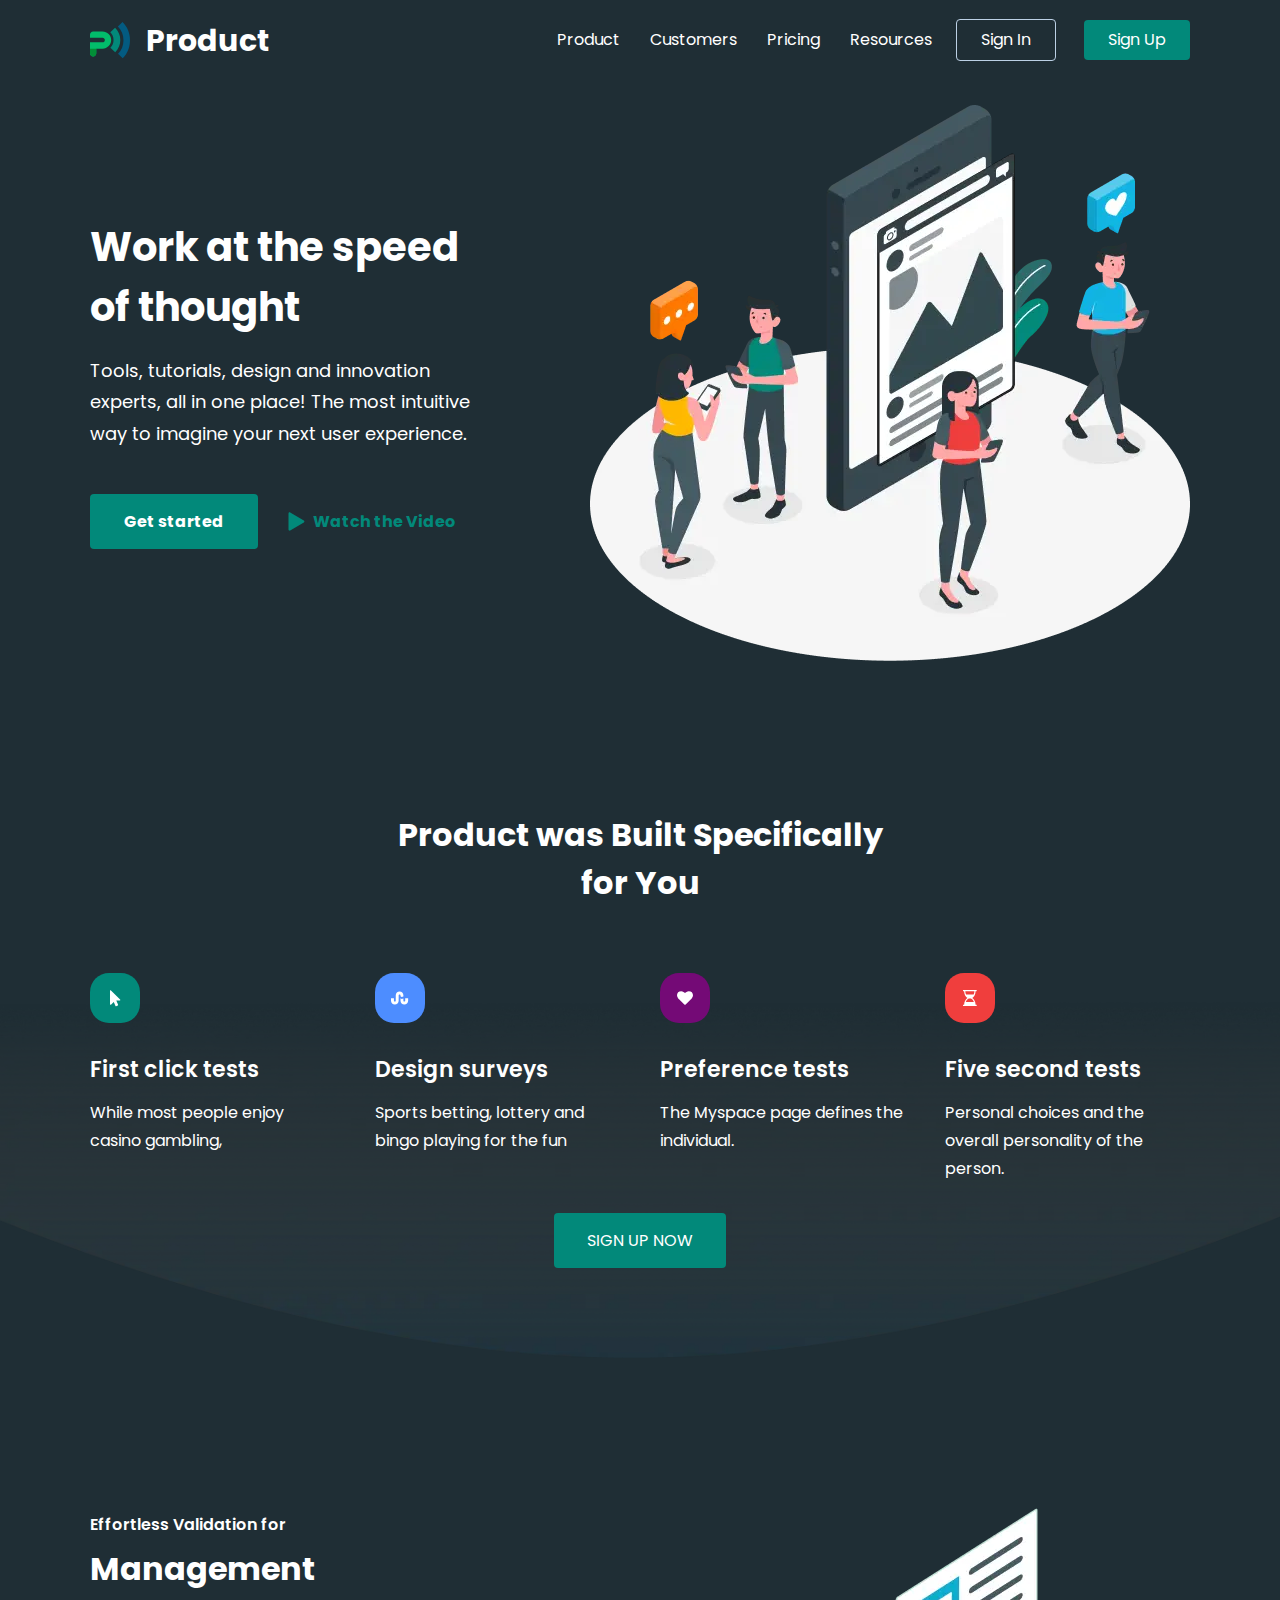
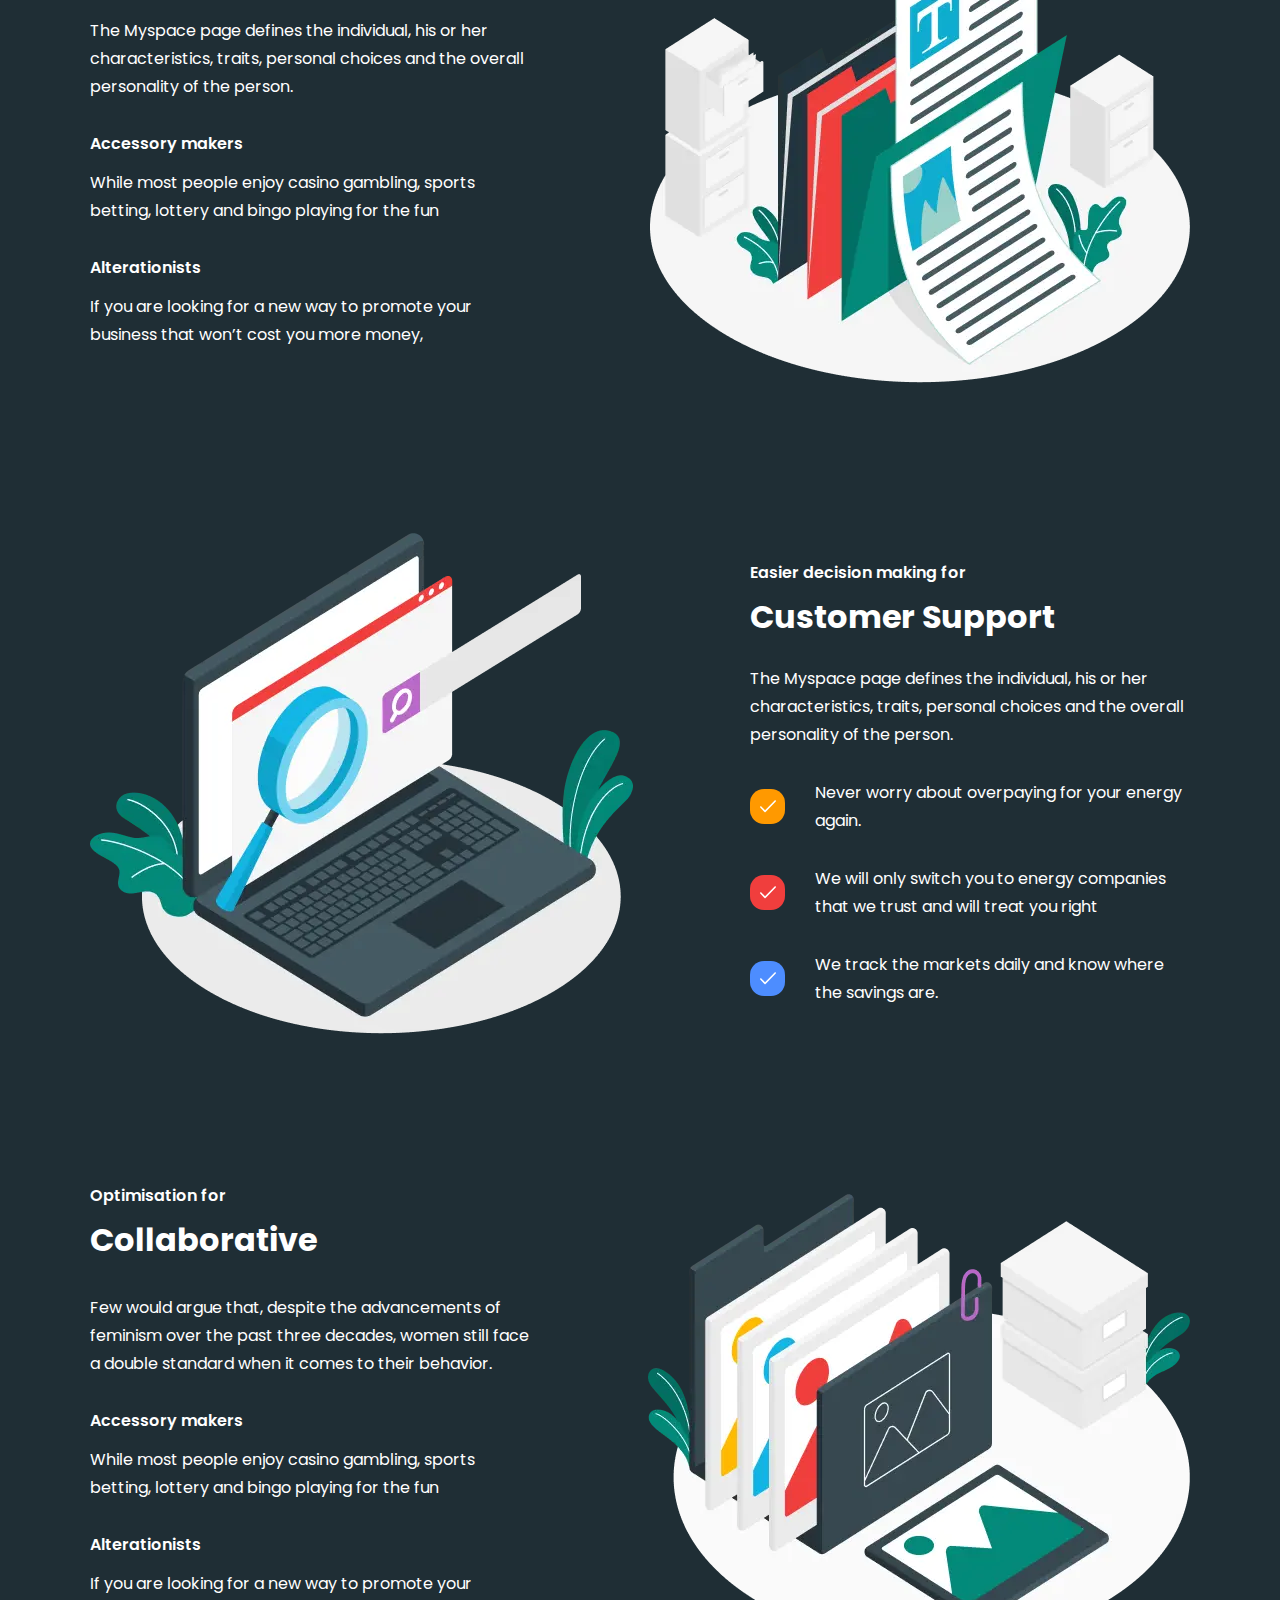
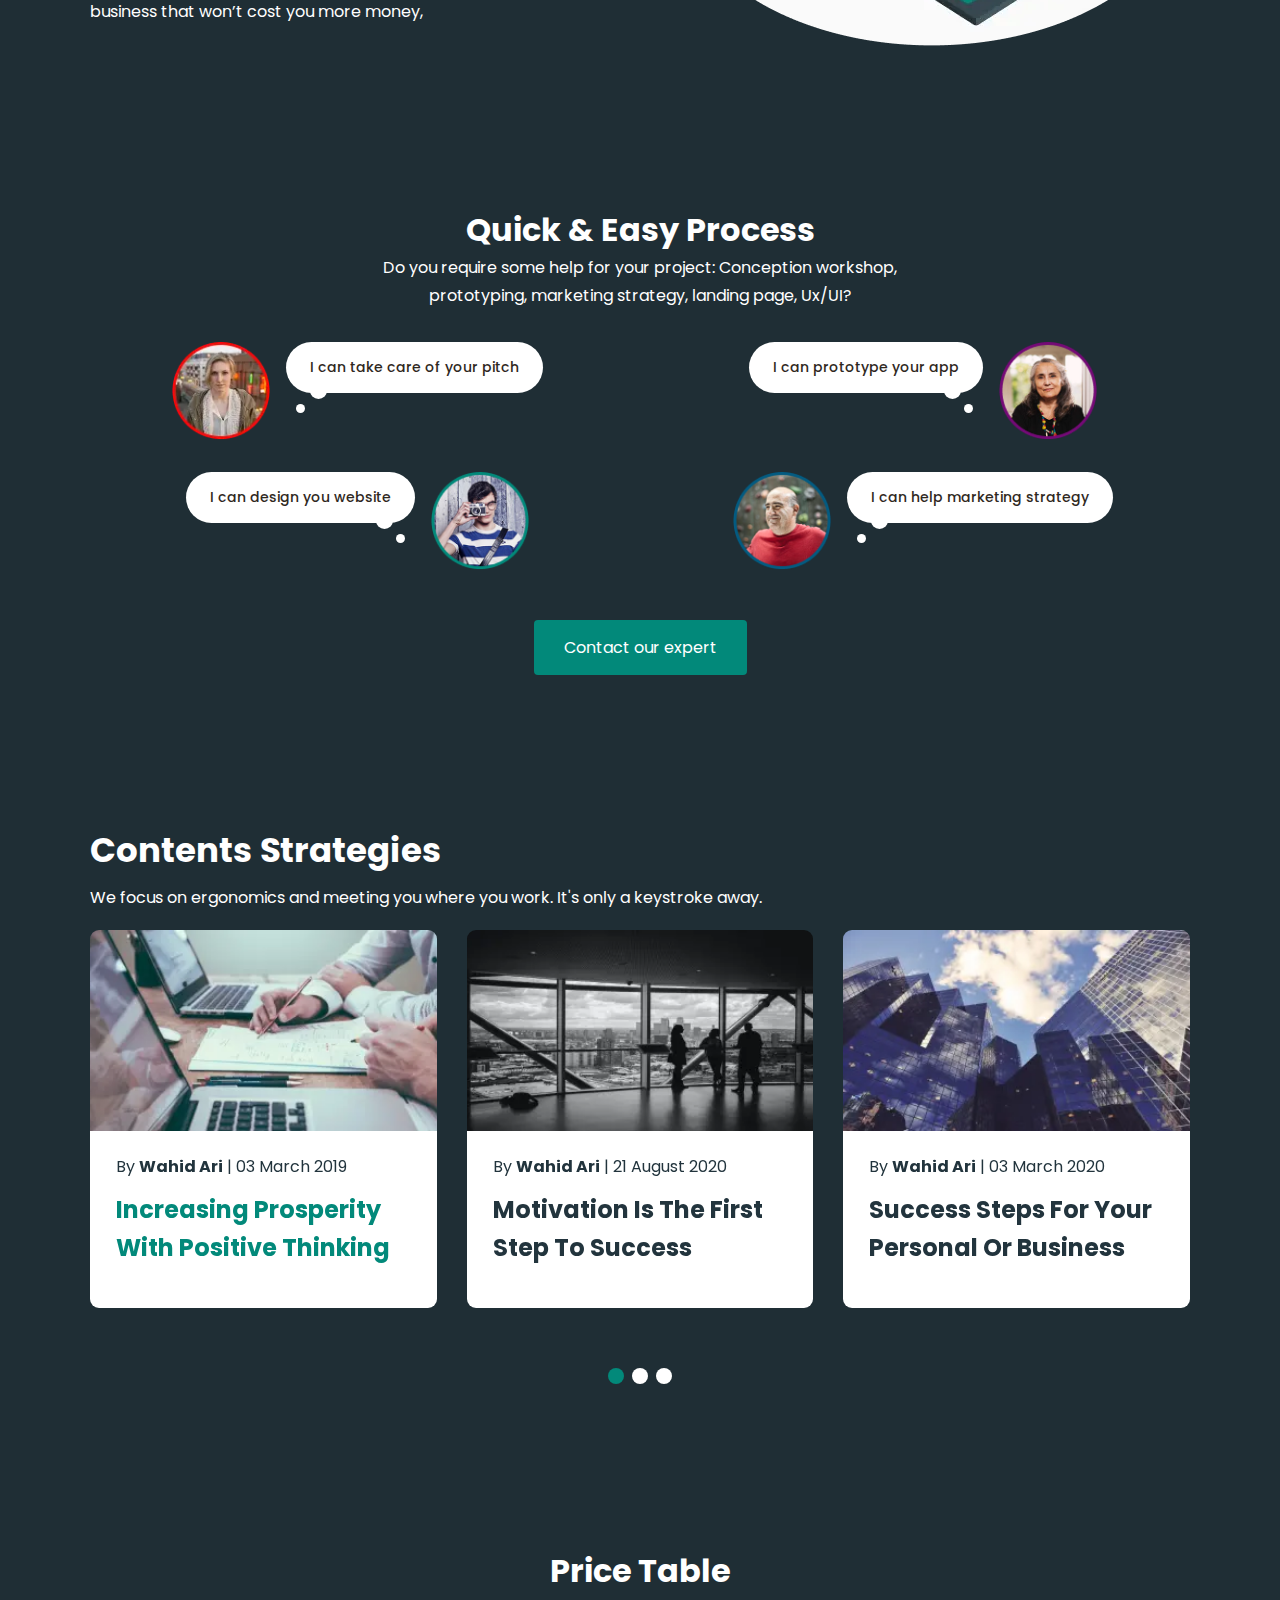
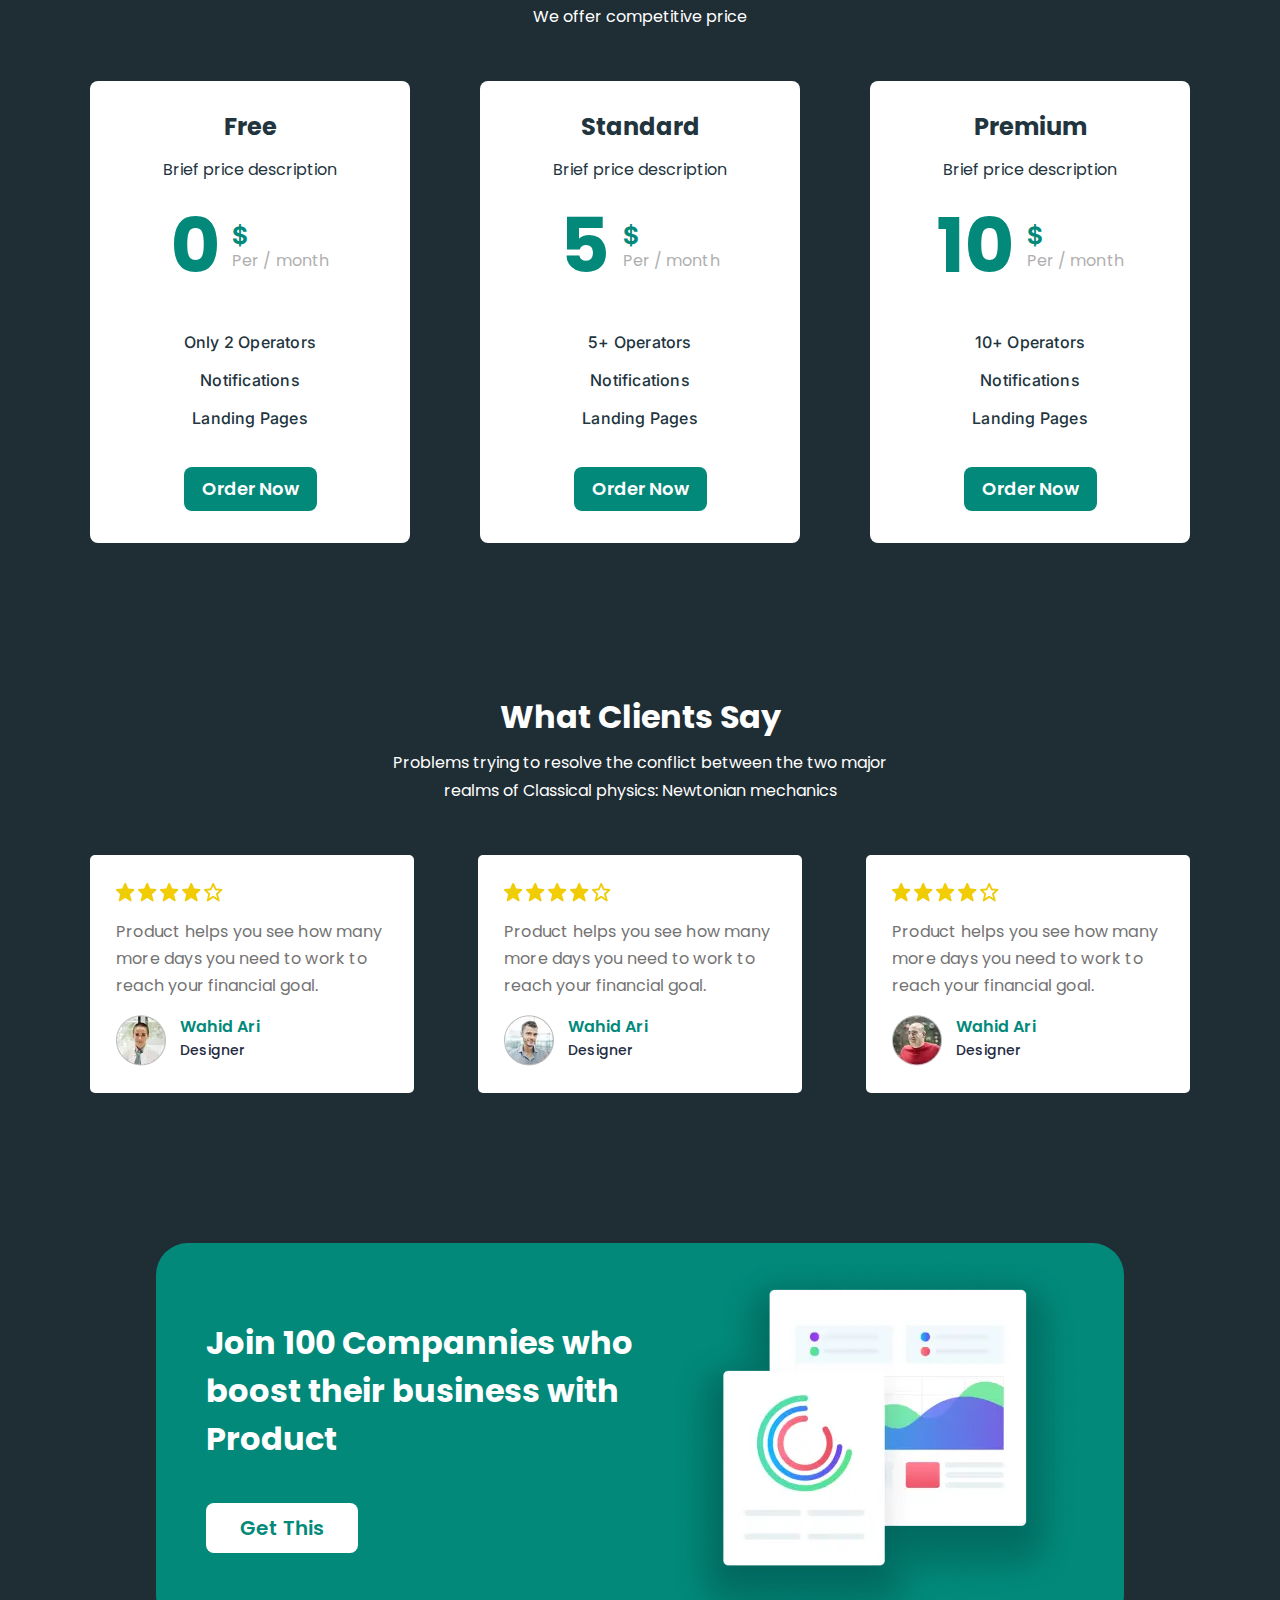
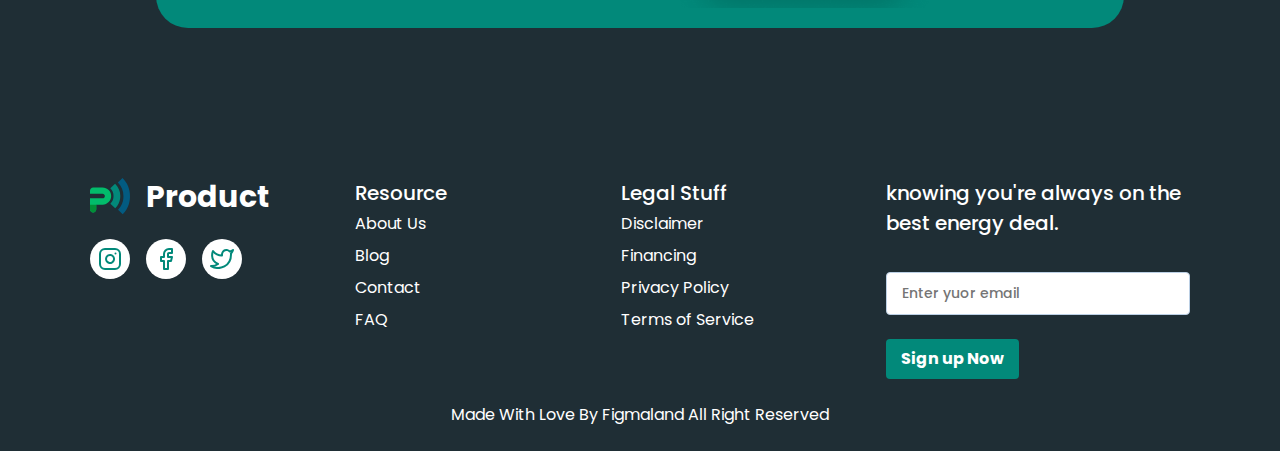
<file: index.html>
<!DOCTYPE html>
<html lang="ru">

<head>
	<title>Главная</title>
	<meta charset="UTF-8">
	<meta name="format-detection" content="telephone=no">
	<!-- <style>body{opacity: 0;}</style> -->
	<link rel="stylesheet" href="css/style.min.css?_v=20220608125620">
	<!-- <meta name="robots" content="noindex, nofollow"> -->
	<meta name="viewport" content="width=device-width, initial-scale=1.0">
</head>

<body>
	<div class="wrapper">
		<header class="header">
			<div class="header__container">
				<div class="header__menu menu">
					<div class="header__logo">
						<img src="img/header/logo.svg" alt="logo">
						<span>Product</span>
					</div>
					<nav class="menu__body">
						<ul class="menu__list">
							<li class="menu__item"><a href="#" class="menu__link text">Product</a></li>
							<li class="menu__item"><a href="#" class="menu__link text">Customers</a></li>
							<li class="menu__item"><a href="#" class="menu__link text">Pricing</a></li>
							<li class="menu__item"><a href="#" class="menu__link text">Resources</a></li>
						</ul>
					</nav>
					<div class="header__btn">
						<button class="header__button button button__sign-in">Sign In</button>
						<button class="header__button button button__sign-up">Sign Up</button>
					</div>
					<button type="button" class="menu__icon icon-menu"><span></span></button>
				</div>
			</div>
		</header>
		<main class="page">
			<section class="page__work-speed work-speed">
				<div class="work-speed__container">
					<div class="work-speed__body body-flex">
						<div class="work-speed__content content-flex">
							<div class="work-speed__title">
								Work at the speed of thought</div>
							<div class="work-speed__text text">
								Tools, tutorials, design and innovation experts, all in one place! The most intuitive
								way to imagine your next user experience.
							</div>
							<div class="work-speed__btn">
								<button class="work-speed__button button__started">Get started</button>
								<button class="work-speed__button button__play">
									<img src="img/work-speed/play.svg" alt="play">Watch the Video
								</button>
							</div>
						</div>
						<div class="work-speed__img img-flex">
							<picture><source srcset="img/work-speed/amico.webp" type="image/webp"><img src="img/work-speed/amico.png" alt="image"></picture>
						</div>
					</div>
				</div>
			</section>
			<section class="page__benefits benefits">
				<div class="benefits__body">
					<div class="benefits__title title">
						<div class="title__container">
							<div class="title__text">Product was Built Specifically for You</div>
						</div>
					</div>
					<div class="benefits__content content">
						<div class="content__decor">
							<picture><source srcset="img/benefits/decor.webp" type="image/webp"><img src="img/benefits/decor.png" alt="decor"></picture>
						</div>
						<div class="content__container">
							<div class="content__items">
								<div class="content__item">
									<div class="content__icon icon_1">
										<img src="img/benefits/cursor.svg" alt="First click tests">
									</div>
									<div class="content__title">
										First click tests
									</div>
									<div class="content__text text">
										While most people enjoy casino gambling,
									</div>
								</div>
								<div class="content__item">
									<div class="content__icon icon_2">
										<img src="img/benefits/design.svg" alt="Design surveys">
									</div>
									<div class="content__title">
										Design surveys
									</div>
									<div class="content__text text">
										Sports betting, lottery and bingo playing for the fun
									</div>
								</div>
								<div class="content__item">
									<div class="content__icon icon_3">
										<img src="img/benefits/follow.svg" alt="Preference tests">
									</div>
									<div class="content__title">
										Preference tests
									</div>
									<div class="content__text text">
										The Myspace page defines the individual.
									</div>
								</div>
								<div class="content__item">
									<div class="content__icon icon_4">
										<img src="img/benefits/time.svg" alt="Five second tests">
									</div>
									<div class="content__title">
										Five second tests
									</div>
									<div class="content__text text">
										Personal choices and the overall personality of the person.
									</div>
								</div>
							</div>
							<div class="content__btn">
								<button class="content__button">
									SIGN UP NOW
								</button>
							</div>
						</div>
					</div>
				</div>
			</section>
			<section class="page__management managemen">
				<div class="managemen__container">
					<div class="managemen__body body-flex">
						<div class="managemen__content content-flex">
							<div class="managemen__subtext subtext">Effortless Validation for</div>
							<div class="managemen__title title">Management</div>
							<div class="managemen__text text">
								The Myspace page defines the individual, his or her
								characteristics, traits, personal choices and the overall
								personality of the person.</div>
							<div class="managemen__subtitle subtitle">Accessory makers</div>
							<div class="managemen__text text">
								While most people enjoy casino gambling, sports betting,
								lottery and bingo playing for the fun</div>
							<div class="managemen__subtitle subtitle">Alterationists</div>
							<div class="managemen__text text">
								If you are looking for a new way to promote your business
								that won’t cost you more money,</div>
						</div>
						<div class="managemen__img img-flex">
							<picture><source srcset="img/managemen/managemen-img.webp" type="image/webp"><img src="img/managemen/managemen-img.png" alt="managemen"></picture>
						</div>
					</div>
				</div>
			</section>
			<section class="page__support support">
				<div class="support__container">
					<div class="support__body body-flex">
						<div class="support__img img-flex">
							<picture><source srcset="img/support/support-img.webp" type="image/webp"><img src="img/support/support-img.png" alt="support"></picture>
						</div>
						<div class="support__content content-flex">
							<div class="support__subtext subtext">Easier decision making for</div>
							<div class="support__title title">Customer Support</div>
							<div class="support__text text">
								The Myspace page defines the individual, his or her
								characteristics, traits, personal choices and the overall
								personality of the person.</div>
							<div class="support__items">
								<div class="support__item item">
									<div class="item__icon item__icon_1">
										<img src="img/support/tick.svg" alt="tick">
									</div>
									<div class="item__text text">
										Never worry about overpaying for your energy again.
									</div>
								</div>
								<div class="support__item item">
									<div class="item__icon item__icon_2">
										<img src="img/support/tick.svg" alt="tick">
									</div>
									<div class="item__text text">
										We will only switch you to energy companies that we
										trust and will treat you right
									</div>
								</div>
								<div class="support__item item">
									<div class="item__icon item__icon_3">
										<img src="img/support/tick.svg" alt="tick">
									</div>
									<div class="item__text text">
										We track the markets daily and know where the savings are.
									</div>
								</div>
							</div>
						</div>
					</div>
				</div>
			</section>
			<section class="page__collaborative collaborative">
				<div class="collaborative__container">
					<div class="collaborative__body body-flex">
						<div class="collaborative__content content-flex">
							<div class="collaborative__subtext subtext">Optimisation for</div>
							<div class="collaborative__title title">Collaborative</div>
							<div class="collaborative__text text">
								Few would argue that, despite the advancements of feminism over the past three decades,
								women still face a double standard when it comes to their behavior.</div>
							<div class="collaborative__subtitle subtitle">Accessory makers</div>
							<div class="collaborative__text text">
								While most people enjoy casino gambling, sports betting,
								lottery and bingo playing for the fun</div>
							<div class="collaborative__subtitle subtitle">Alterationists</div>
							<div class="collaborative__text text">
								If you are looking for a new way to promote your business
								that won’t cost you more money,</div>
						</div>
						<div class="collaborative__img img-flex">
							<picture><source srcset="img/collaborative/collaborative-img.webp" type="image/webp"><img src="img/collaborative/collaborative-img.png" alt="collaborative"></picture>
						</div>
					</div>
				</div>
			</section>
			<section class="page__process process">
				<div class="process__container">
					<div class="process__body">
						<div class="process__title title">Quick & Easy Process</div>
						<div class="process__text text">
							Do you require some help for your project: Conception workshop,
							prototyping, marketing strategy, landing page, Ux/UI?</div>
						<div class="process__users users__row">
							<div class="users__item">
								<div class="users__avatar">
									<picture><source srcset="img/process/Avatar.webp" type="image/webp"><img src="img/process/Avatar.png" alt="Avatar"></picture>
								</div>
								<div class="users__content">
									<div class="users__text text_1">
										I can take care of your pitch
										<div class="users__decor decor-item decor-item_1"></div>
										<div class="users__decor decor-item decor-item_2"></div>
									</div>
								</div>
							</div>
							<div class="users__item ">
								<div class="users__content">
									<div class="users__text text_2">
										I can prototype your app
										<div class="users__decor decor-item decor-item_3"></div>
										<div class="users__decor decor-item decor-item_4"></div>
									</div>
								</div>
								<div class="users__avatar">
									<img src="img/process/Avatar (1).png" alt="Avatar">
								</div>
							</div>
						</div>
						<div class="process__users users__row users__reverse">
							<div class="users__item">
								<div class="users__content">
									<div class="users__text text_2">
										I can design you website
										<div class="users__decor decor-item decor-item_3"></div>
										<div class="users__decor decor-item decor-item_4"></div>
									</div>
								</div>
								<div class="users__avatar">
									<img src="img/process/Avatar (2).png" alt="Avatar">
								</div>
							</div>
							<div class="users__item">
								<div class="users__avatar">
									<img src="img/process/Avatar (3).png" alt="Avatar">
								</div>
								<div class="users__content">
									<div class="users__text text_1">
										I can help marketing strategy
										<div class="users__decor decor-item decor-item_1"></div>
										<div class="users__decor decor-item decor-item_2"></div>
									</div>
								</div>
							</div>
						</div>
						<div class="process__btn">
							<button class="process__button">Contact our expert</button>
						</div>
					</div>
				</div>
			</section>
			<section class="page__slider slider">
				<div class="slider__container">
					<div class="slider__body">
						<div class="slider__text">
							<div class="slider__title title">Contents Strategies</div>
							<div class="slider__subtext text">We focus on ergonomics and meeting you where you work.
								It's only a keystroke away.</div>
						</div>
						<div class="slider__slider swiper">
							<div class="slider__wrapper swiper-wrapper">
								<div class="slider__slide swiper-slide slide">
									<div class="slide__img">
										<picture><source srcset="img/slider/image-1.webp" type="image/webp"><img src="img/slider/image-1.png" alt=""></picture>
									</div>
									<div class="slide__title">By <span>Wahid Ari</span> | 03 March 2019</div>
									<div class="slide__text">Increasing Prosperity With Positive Thinking</div>
								</div>
								<div class="slider__slide swiper-slide slide">
									<div class="slide__img">
										<picture><source srcset="img/slider/image-2.webp" type="image/webp"><img src="img/slider/image-2.png" alt=""></picture>
									</div>
									<div class="slide__title">By <span>Wahid Ari</span> | 21 August 2020</div>
									<div class="slide__text">Motivation Is The First Step To Success</div>
								</div>
								<div class="slider__slide swiper-slide slide">
									<div class="slide__img">
										<picture><source srcset="img/slider/image-3.webp" type="image/webp"><img src="img/slider/image-3.png" alt=""></picture>
									</div>
									<div class="slide__title">By <span>Wahid Ari</span> | 03 March 2020</div>
									<div class="slide__text">Success Steps For Your Personal Or Business</div>
								</div>
								<div class="slider__slide swiper-slide slide">
									<div class="slide__img">
										<picture><source srcset="img/slider/image-4.webp" type="image/webp"><img src="img/slider/image-4.png" alt=""></picture>
									</div>
									<div class="slide__title">By <span>Wahid Ari</span> | 17 September 2019</div>
									<div class="slide__text">Motivation Is The First Step To Success</div>
								</div>
								<div class="slider__slide swiper-slide slide">
									<div class="slide__img">
										<picture><source srcset="img/slider/image-5.webp" type="image/webp"><img src="img/slider/image-5.png" alt=""></picture>
									</div>
									<div class="slide__title">By <span>Wahid Ari</span> | 13 April 2021</div>
									<div class="slide__text">Success Steps For Your Personal Or Business</div>
								</div>
							</div>
						</div>
						<div class="slider__pagination">
							<div class="swiper-pagination"></div>
						</div>
					</div>
				</div>
			</section>
			<section class="page__price price">
				<div class="price__container">
					<div class="price__body">
						<div class="price__title title">Price Table</div>
						<div class="price__text text">We offer competitive price</div>
						<div class="price__items">
							<div class="price__item item-price">
								<div class="item-price__subtitle">Free</div>
								<div class="item-price__text text">Brief price description</div>
								<div class="item-price__wrapper">
									<div class="item-price__body">
										<div class="item-price__value">0</div>
										<div class="item-price__cost">
											<div class="item-price__dollar">$</div>
											<div class="item-price__currency">Per / month</div>
										</div>
									</div>
									<div class="item-price__content">
										<div class="item-price__subtext">Only 2 Operators</div>
										<div class="item-price__subtext">Notifications</div>
										<div class="item-price__subtext">Landing Pages</div>
									</div>
									<div class="item-price__btn">
										<button class="item-price__button">Order Now</button>
									</div>
								</div>
							</div>
							<div class="price__item item-price">
								<div class="item-price__subtitle">Standard</div>
								<div class="item-price__text text">Brief price description</div>
								<div class="item-price__wrapper">
									<div class="item-price__body">
										<div class="item-price__value">5</div>
										<div class="item-price__cost">
											<div class="item-price__dollar">$</div>
											<div class="item-price__currency">Per / month</div>
										</div>
									</div>
									<div class="item-price__content">
										<div class="item-price__subtext">5+ Operators</div>
										<div class="item-price__subtext">Notifications</div>
										<div class="item-price__subtext">Landing Pages</div>
									</div>
									<div class="item-price__btn">
										<button class="item-price__button">Order Now</button>
									</div>
								</div>
							</div>
							<div class="price__item item-price">
								<div class="item-price__subtitle">Premium</div>
								<div class="item-price__text text">Brief price description</div>
								<div class="item-price__wrapper">
									<div class="item-price__body">
										<div class="item-price__value">10</div>
										<div class="item-price__cost">
											<div class="item-price__dollar">$</div>
											<div class="item-price__currency">Per / month</div>
										</div>
									</div>
									<div class="item-price__content">
										<div class="item-price__subtext">10+ Operators</div>
										<div class="item-price__subtext">Notifications</div>
										<div class="item-price__subtext">Landing Pages</div>
									</div>
									<div class="item-price__btn">
										<button class="item-price__button">Order Now</button>
									</div>
								</div>
							</div>
						</div>
					</div>
				</div>
			</section>
			<section class="page__comment comment">
				<div class="comment__container">
					<div class="comment__body">
						<div class="comment__title title">What Clients Say</div>
						<div class="comment__text text">
							Problems trying to resolve the conflict between
							the two major realms of Classical physics: Newtonian mechanics</div>
						<div class="comment__content">
							<div class="comment__item">
								<div class="comment__star">
									<picture><source srcset="img/comment/star.webp" type="image/webp"><img src="img/comment/star.png" alt="star"></picture>
								</div>
								<div class="comment__subtext">
									Product helps you see how many more days you need to work to
									reach your financial goal.
								</div>
								<div class="comment__commentator commentator">
									<div class="commentator__avatar">
										<picture><source srcset="img/comment/avatar-1.webp" type="image/webp"><img src="img/comment/avatar-1.png" alt="/avatar-1"></picture>
									</div>
									<div class="commentator__content">
										<div class="commentator__title">Wahid Ari</div>
										<div class="commentator__text">Designer</div>
									</div>
								</div>
							</div>
							<div class="comment__item">
								<div class="comment__star">
									<picture><source srcset="img/comment/star.webp" type="image/webp"><img src="img/comment/star.png" alt="star"></picture>
								</div>
								<div class="comment__subtext">
									Product helps you see how many more days you need to work to
									reach your financial goal.
								</div>
								<div class="comment__commentator commentator">
									<div class="commentator__avatar">
										<picture><source srcset="img/comment/avatar-2.webp" type="image/webp"><img src="img/comment/avatar-2.png" alt="/avatar-1"></picture>
									</div>
									<div class="commentator__content">
										<div class="commentator__title">Wahid Ari</div>
										<div class="commentator__text">Designer</div>
									</div>
								</div>
							</div>
							<div class="comment__item">
								<div class="comment__star">
									<picture><source srcset="img/comment/star.webp" type="image/webp"><img src="img/comment/star.png" alt="star"></picture>
								</div>
								<div class="comment__subtext">
									Product helps you see how many more days you need to work to
									reach your financial goal.
								</div>
								<div class="comment__commentator commentator">
									<div class="commentator__avatar">
										<picture><source srcset="img/comment/avatar-3.webp" type="image/webp"><img src="img/comment/avatar-3.png" alt="/avatar-1"></picture>
									</div>
									<div class="commentator__content">
										<div class="commentator__title">Wahid Ari</div>
										<div class="commentator__text">Designer</div>
									</div>
								</div>
							</div>
						</div>
					</div>
				</div>
			</section>
			<section class="page__join join">
				<div class="join__container">
					<div class="join__body">
						<div class="join__content">
							<div class="join__title title">
								Join 100 Compannies who boost their business with Product
							</div>
							<div class="join__btn">
								<button class="join__button">Get This</button>
							</div>
						</div>
						<div class="join__img">
							<picture><source srcset="img/join/join-img.webp" type="image/webp"><img src="img/join/join-img.png" alt="app"></picture>
						</div>
					</div>
				</div>
			</section>
		</main>
		<footer class="footer">
			<div class="footer__container">
				<div class="footer__body">
					<div class="footer__content">
						<div class="footer__item">
							<div class="footer__social social">
								<div class="social__logo">
									<img src="img/header/logo.svg" alt="logo">
									<span>Product</span>
								</div>
								<div class="social__items">
									<div class="social__item">
										<img src="img/footer/instagram.svg" alt="instagram">
									</div>
									<div class="social__item">
										<img src="img/footer/facebook.svg" alt="facebook">
									</div>
									<div class="social__item">
										<img src="img/footer/twitter.svg" alt="twitter">
									</div>
								</div>
							</div>
						</div>
						<div class="footer__item">
							<div data-spollers="768,max" class="spollers">
								<div class="spollers__item">
									<button type="button" data-spoller class="spollers__title">Resource</button>
									<div class="spollers__body">
										<div class="spollers__text"><a href="#">About Us</a></div>
										<div class="spollers__text"><a href="#">Blog</a></div>
										<div class="spollers__text"><a href="#">Contact</a></div>
										<div class="spollers__text"><a href="#">FAQ</a></div>
									</div>
								</div>
							</div>
						</div>
						<div class="footer__item">
							<div data-spollers="768,max" class="spollers">
								<div class="spollers__item">
									<button type="button" data-spoller class="spollers__title">Legal Stuff</button>
									<div class="spollers__body">
										<div class="spollers__text"><a href="#">Disclaimer</a></div>
										<div class="spollers__text"><a href="#">Financing</a></div>
										<div class="spollers__text"><a href="#">Privacy Policy</a></div>
										<div class="spollers__text"><a href="#">Terms of Service</a></div>
									</div>
								</div>
							</div>
						</div>
						<div class="footer__item">
							<div class="footer__title">knowing you're always on the best energy deal.</div>
							<input type="text" class="footer__input" placeholder="Enter yuor email">
							<div class="footer__btn">
								<button class="footer__button">Sign up Now</button>
							</div>
						</div>
					</div>
					<div class="footer__footer">
						Made With Love By Figmaland All Right Reserved
					</div>
				</div>
			</div>
		</footer>
	</div>

	<script src="js/app.min.js?_v=20220608125620"></script>
</body>

</html>
</file>
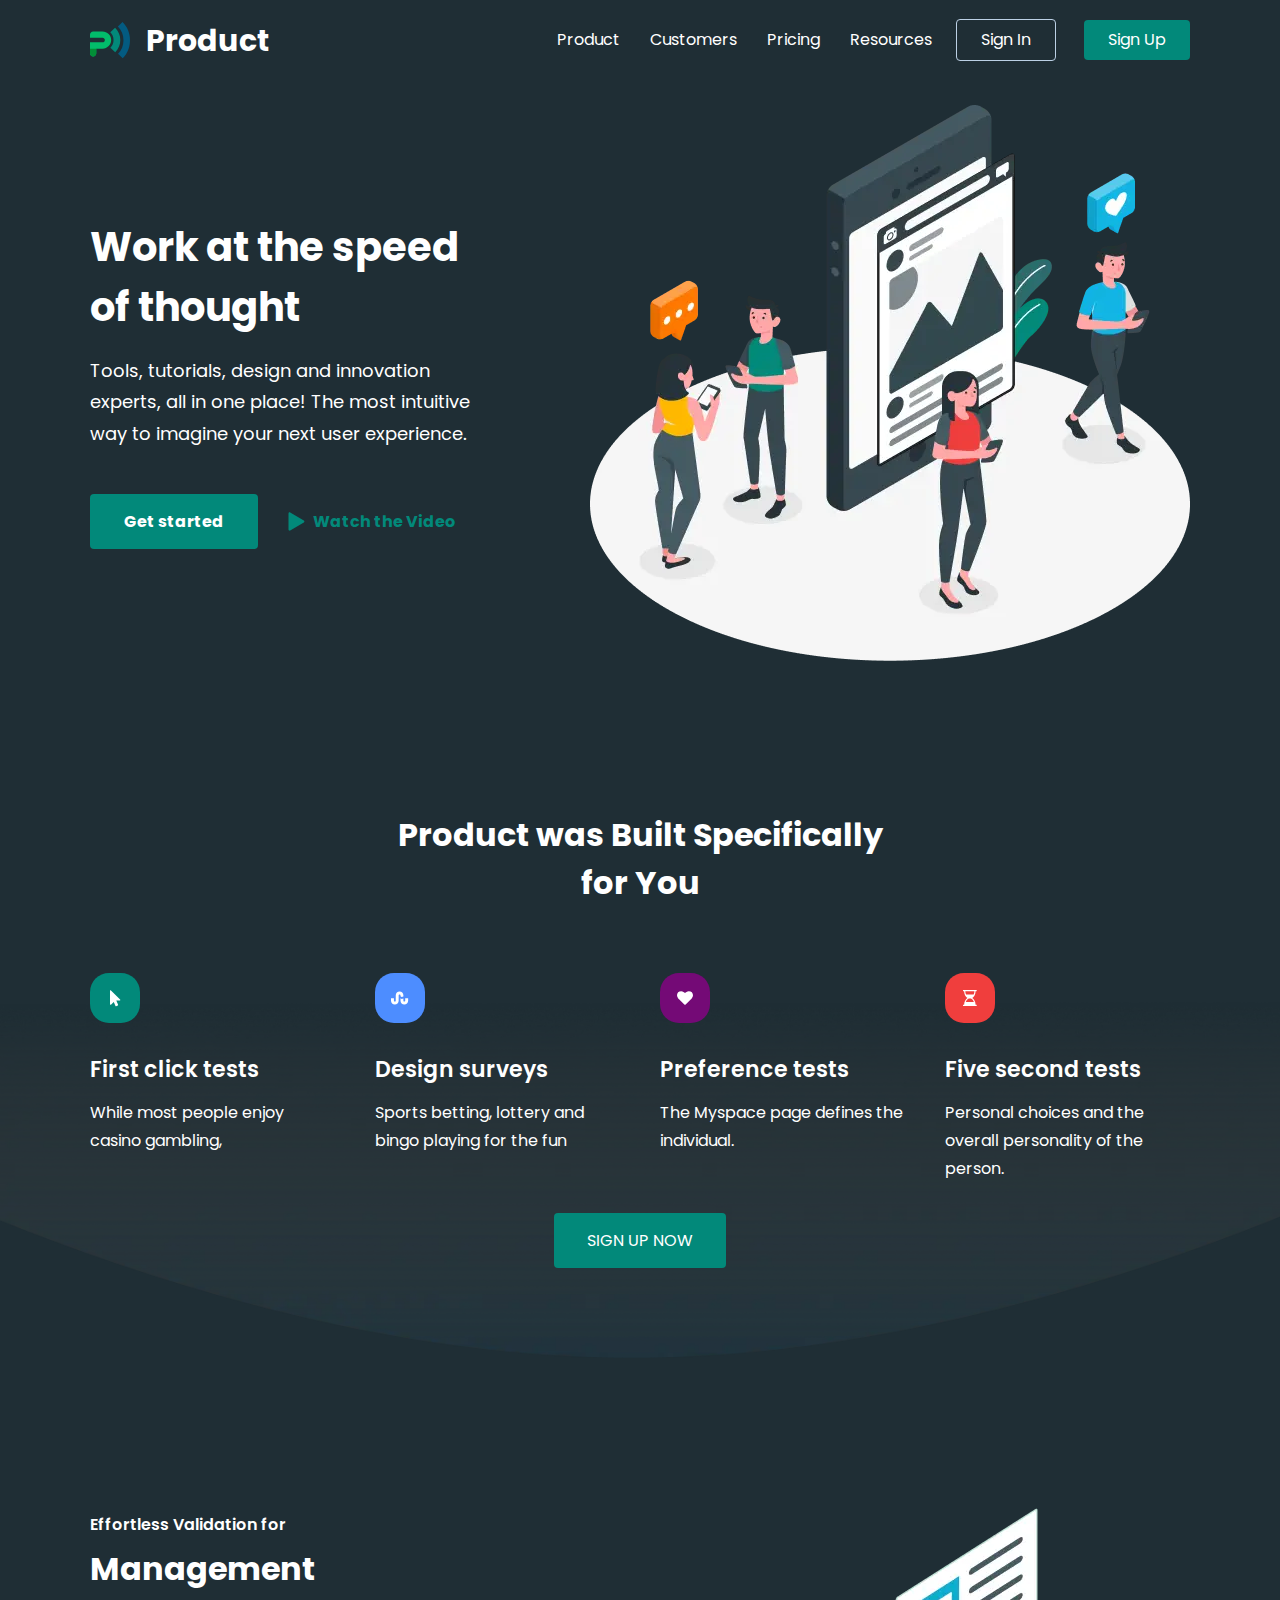
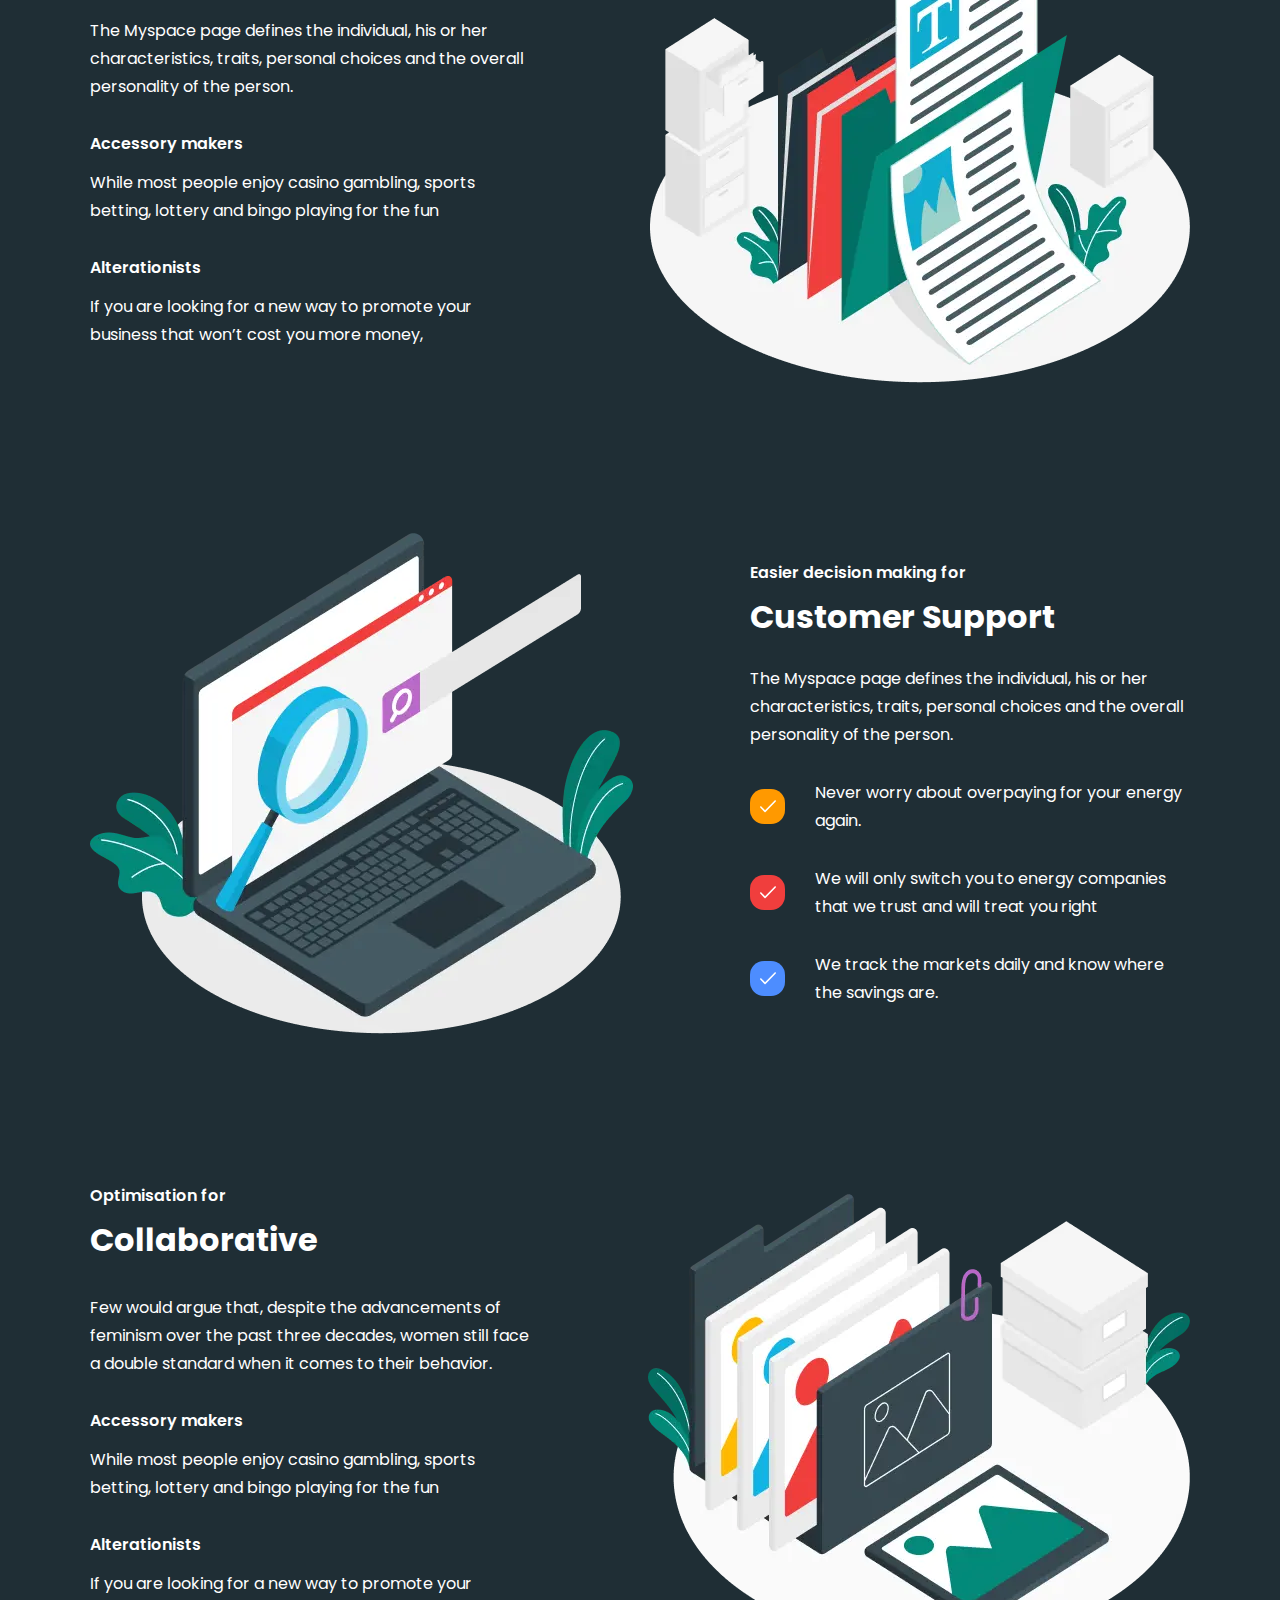
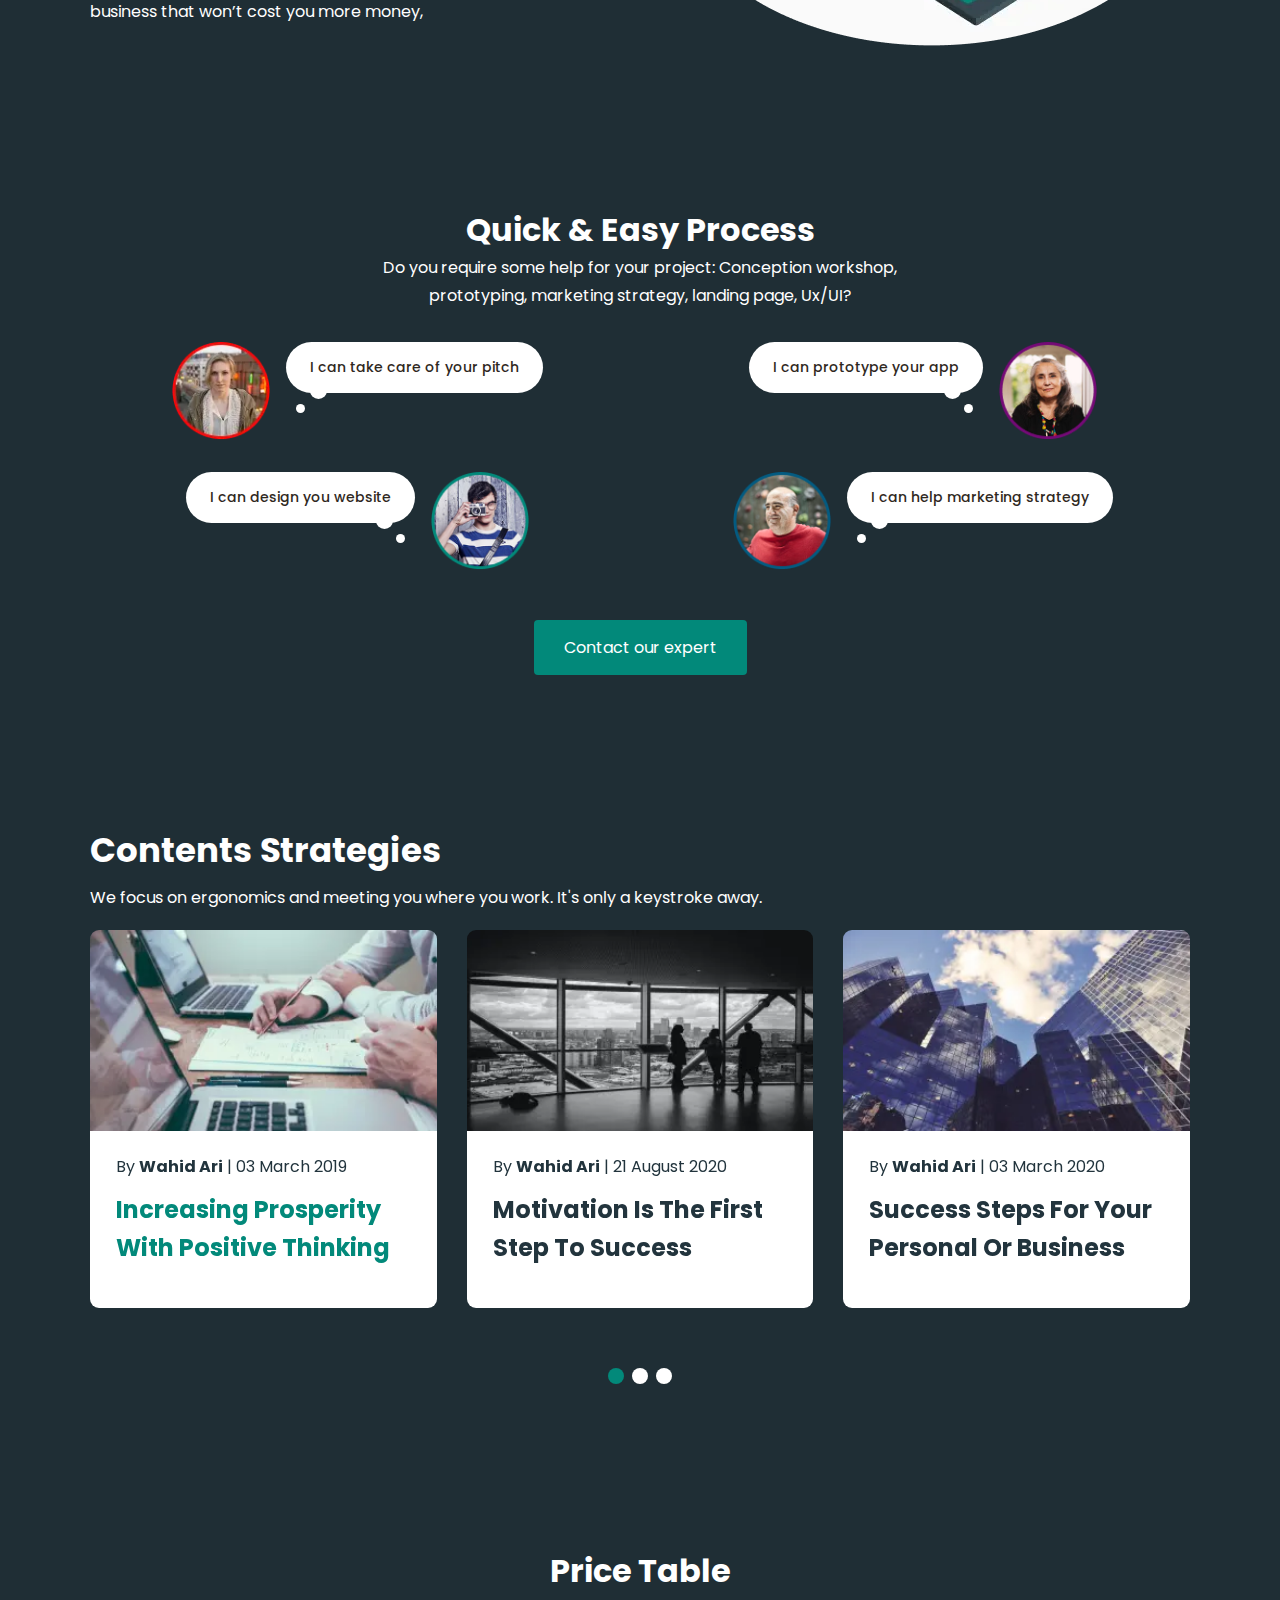
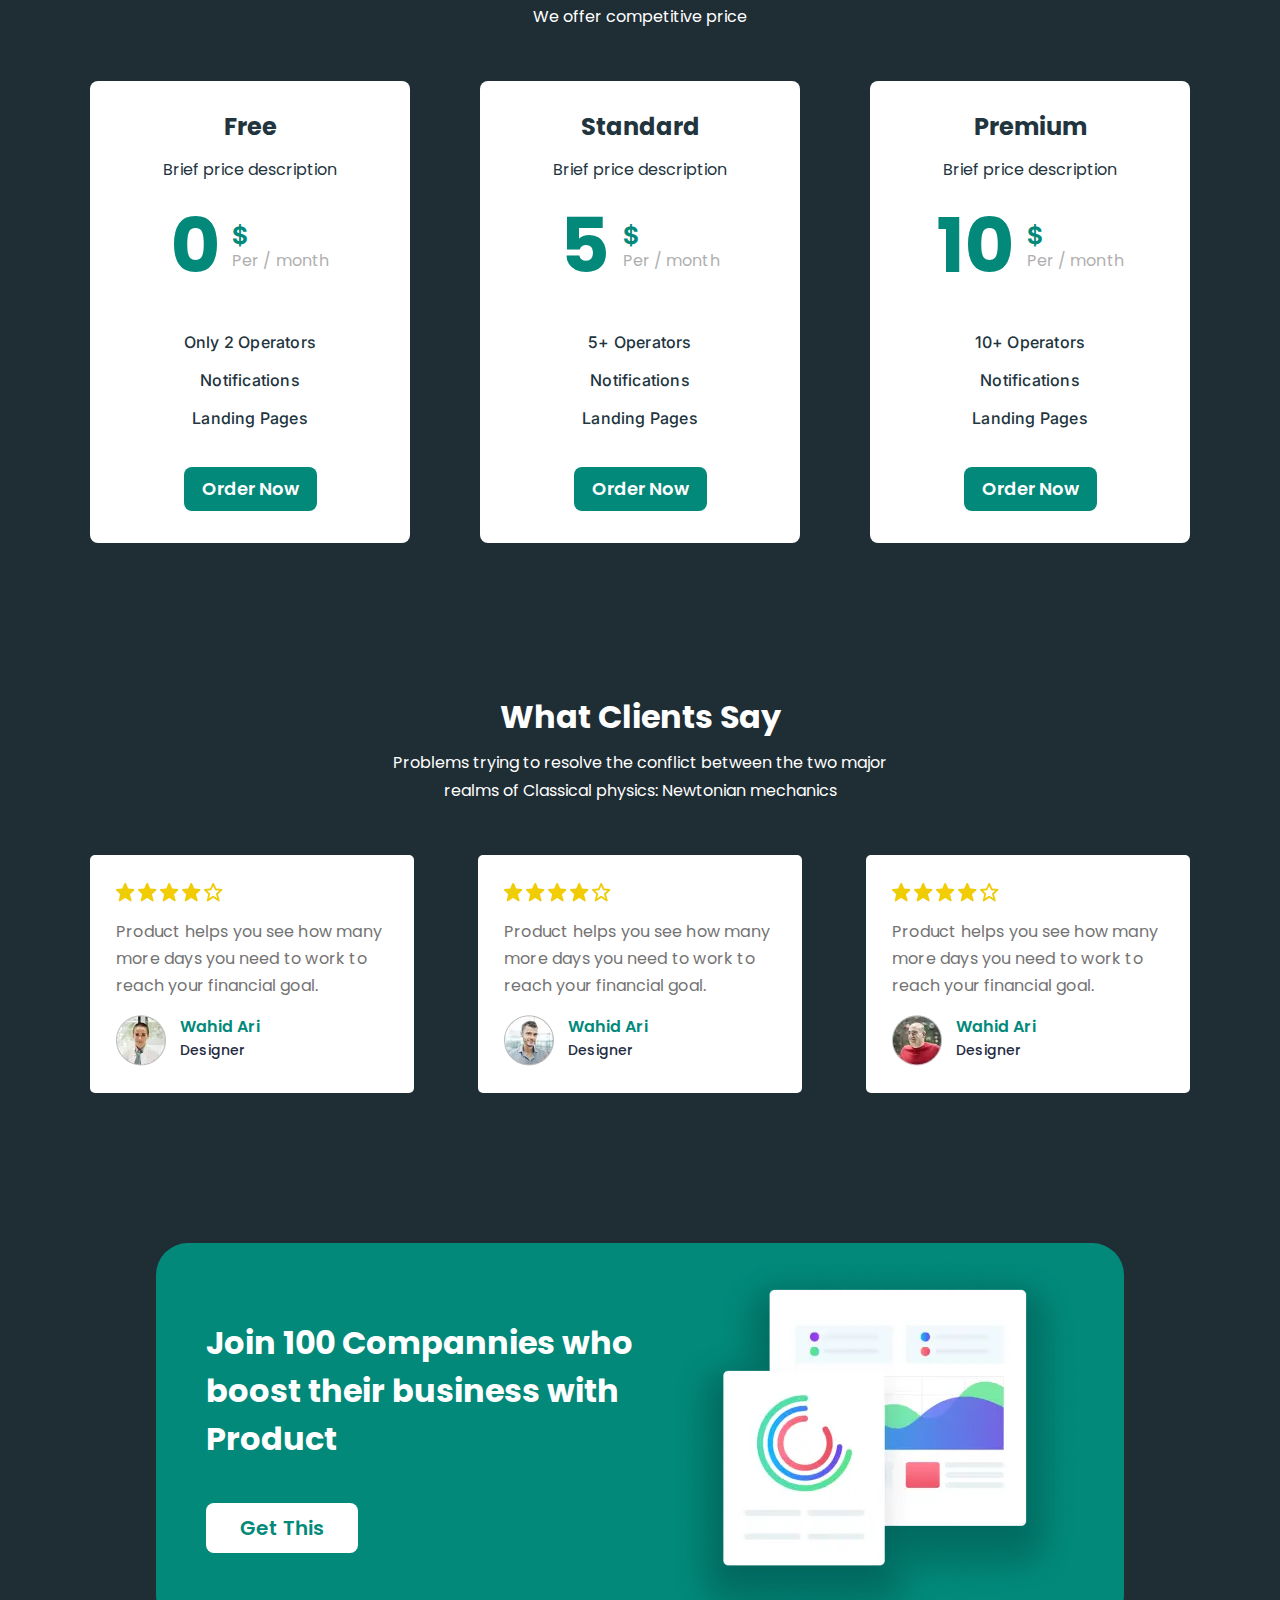
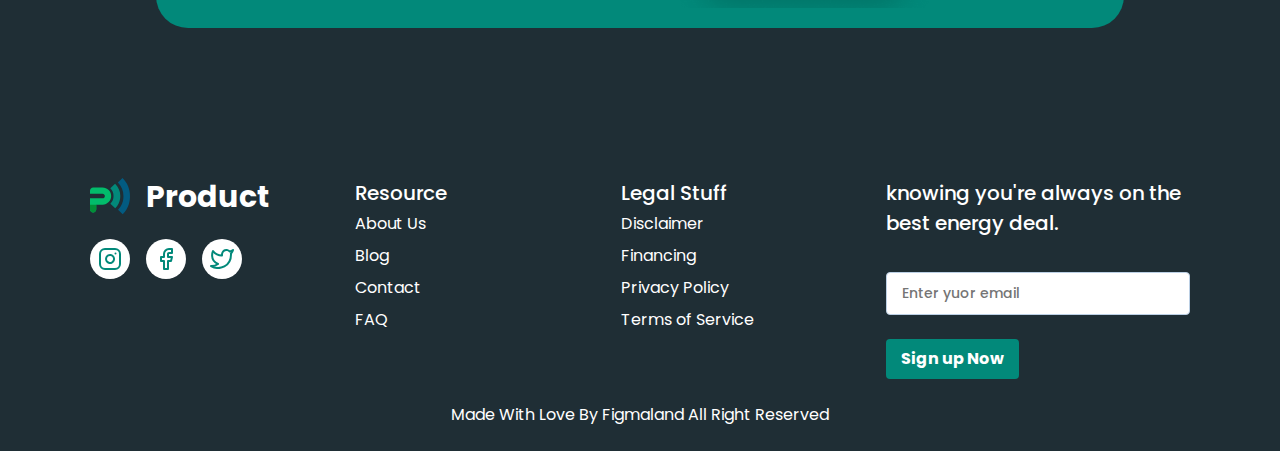
<file: home.html>
<!DOCTYPE html>
<html lang="ru">

<head>
	<title>Главная</title>
	<meta charset="UTF-8">
	<meta name="format-detection" content="telephone=no">
	<!-- <style>body{opacity: 0;}</style> -->
	<link rel="stylesheet" href="css/style.min.css?_v=20220608125620">
	<!-- <meta name="robots" content="noindex, nofollow"> -->
	<meta name="viewport" content="width=device-width, initial-scale=1.0">
</head>

<body>
	<div class="wrapper">
		<header class="header">
			<div class="header__container">
				<div class="header__menu menu">
					<div class="header__logo">
						<img src="img/header/logo.svg" alt="logo">
						<span>Product</span>
					</div>
					<nav class="menu__body">
						<ul class="menu__list">
							<li class="menu__item"><a href="#" class="menu__link text">Product</a></li>
							<li class="menu__item"><a href="#" class="menu__link text">Customers</a></li>
							<li class="menu__item"><a href="#" class="menu__link text">Pricing</a></li>
							<li class="menu__item"><a href="#" class="menu__link text">Resources</a></li>
						</ul>
					</nav>
					<div class="header__btn">
						<button class="header__button button button__sign-in">Sign In</button>
						<button class="header__button button button__sign-up">Sign Up</button>
					</div>
					<button type="button" class="menu__icon icon-menu"><span></span></button>
				</div>
			</div>
		</header>
		<main class="page">
			<section class="page__work-speed work-speed">
				<div class="work-speed__container">
					<div class="work-speed__body body-flex">
						<div class="work-speed__content content-flex">
							<div class="work-speed__title">
								Work at the speed of thought</div>
							<div class="work-speed__text text">
								Tools, tutorials, design and innovation experts, all in one place! The most intuitive
								way to imagine your next user experience.
							</div>
							<div class="work-speed__btn">
								<button class="work-speed__button button__started">Get started</button>
								<button class="work-speed__button button__play">
									<img src="img/work-speed/play.svg" alt="play">Watch the Video
								</button>
							</div>
						</div>
						<div class="work-speed__img img-flex">
							<picture><source srcset="img/work-speed/amico.webp" type="image/webp"><img src="img/work-speed/amico.png" alt="image"></picture>
						</div>
					</div>
				</div>
			</section>
			<section class="page__benefits benefits">
				<div class="benefits__body">
					<div class="benefits__title title">
						<div class="title__container">
							<div class="title__text">Product was Built Specifically for You</div>
						</div>
					</div>
					<div class="benefits__content content">
						<div class="content__decor">
							<picture><source srcset="img/benefits/decor.webp" type="image/webp"><img src="img/benefits/decor.png" alt="decor"></picture>
						</div>
						<div class="content__container">
							<div class="content__items">
								<div class="content__item">
									<div class="content__icon icon_1">
										<img src="img/benefits/cursor.svg" alt="First click tests">
									</div>
									<div class="content__title">
										First click tests
									</div>
									<div class="content__text text">
										While most people enjoy casino gambling,
									</div>
								</div>
								<div class="content__item">
									<div class="content__icon icon_2">
										<img src="img/benefits/design.svg" alt="Design surveys">
									</div>
									<div class="content__title">
										Design surveys
									</div>
									<div class="content__text text">
										Sports betting, lottery and bingo playing for the fun
									</div>
								</div>
								<div class="content__item">
									<div class="content__icon icon_3">
										<img src="img/benefits/follow.svg" alt="Preference tests">
									</div>
									<div class="content__title">
										Preference tests
									</div>
									<div class="content__text text">
										The Myspace page defines the individual.
									</div>
								</div>
								<div class="content__item">
									<div class="content__icon icon_4">
										<img src="img/benefits/time.svg" alt="Five second tests">
									</div>
									<div class="content__title">
										Five second tests
									</div>
									<div class="content__text text">
										Personal choices and the overall personality of the person.
									</div>
								</div>
							</div>
							<div class="content__btn">
								<button class="content__button">
									SIGN UP NOW
								</button>
							</div>
						</div>
					</div>
				</div>
			</section>
			<section class="page__management managemen">
				<div class="managemen__container">
					<div class="managemen__body body-flex">
						<div class="managemen__content content-flex">
							<div class="managemen__subtext subtext">Effortless Validation for</div>
							<div class="managemen__title title">Management</div>
							<div class="managemen__text text">
								The Myspace page defines the individual, his or her
								characteristics, traits, personal choices and the overall
								personality of the person.</div>
							<div class="managemen__subtitle subtitle">Accessory makers</div>
							<div class="managemen__text text">
								While most people enjoy casino gambling, sports betting,
								lottery and bingo playing for the fun</div>
							<div class="managemen__subtitle subtitle">Alterationists</div>
							<div class="managemen__text text">
								If you are looking for a new way to promote your business
								that won’t cost you more money,</div>
						</div>
						<div class="managemen__img img-flex">
							<picture><source srcset="img/managemen/managemen-img.webp" type="image/webp"><img src="img/managemen/managemen-img.png" alt="managemen"></picture>
						</div>
					</div>
				</div>
			</section>
			<section class="page__support support">
				<div class="support__container">
					<div class="support__body body-flex">
						<div class="support__img img-flex">
							<picture><source srcset="img/support/support-img.webp" type="image/webp"><img src="img/support/support-img.png" alt="support"></picture>
						</div>
						<div class="support__content content-flex">
							<div class="support__subtext subtext">Easier decision making for</div>
							<div class="support__title title">Customer Support</div>
							<div class="support__text text">
								The Myspace page defines the individual, his or her
								characteristics, traits, personal choices and the overall
								personality of the person.</div>
							<div class="support__items">
								<div class="support__item item">
									<div class="item__icon item__icon_1">
										<img src="img/support/tick.svg" alt="tick">
									</div>
									<div class="item__text text">
										Never worry about overpaying for your energy again.
									</div>
								</div>
								<div class="support__item item">
									<div class="item__icon item__icon_2">
										<img src="img/support/tick.svg" alt="tick">
									</div>
									<div class="item__text text">
										We will only switch you to energy companies that we
										trust and will treat you right
									</div>
								</div>
								<div class="support__item item">
									<div class="item__icon item__icon_3">
										<img src="img/support/tick.svg" alt="tick">
									</div>
									<div class="item__text text">
										We track the markets daily and know where the savings are.
									</div>
								</div>
							</div>
						</div>
					</div>
				</div>
			</section>
			<section class="page__collaborative collaborative">
				<div class="collaborative__container">
					<div class="collaborative__body body-flex">
						<div class="collaborative__content content-flex">
							<div class="collaborative__subtext subtext">Optimisation for</div>
							<div class="collaborative__title title">Collaborative</div>
							<div class="collaborative__text text">
								Few would argue that, despite the advancements of feminism over the past three decades,
								women still face a double standard when it comes to their behavior.</div>
							<div class="collaborative__subtitle subtitle">Accessory makers</div>
							<div class="collaborative__text text">
								While most people enjoy casino gambling, sports betting,
								lottery and bingo playing for the fun</div>
							<div class="collaborative__subtitle subtitle">Alterationists</div>
							<div class="collaborative__text text">
								If you are looking for a new way to promote your business
								that won’t cost you more money,</div>
						</div>
						<div class="collaborative__img img-flex">
							<picture><source srcset="img/collaborative/collaborative-img.webp" type="image/webp"><img src="img/collaborative/collaborative-img.png" alt="collaborative"></picture>
						</div>
					</div>
				</div>
			</section>
			<section class="page__process process">
				<div class="process__container">
					<div class="process__body">
						<div class="process__title title">Quick & Easy Process</div>
						<div class="process__text text">
							Do you require some help for your project: Conception workshop,
							prototyping, marketing strategy, landing page, Ux/UI?</div>
						<div class="process__users users__row">
							<div class="users__item">
								<div class="users__avatar">
									<picture><source srcset="img/process/Avatar.webp" type="image/webp"><img src="img/process/Avatar.png" alt="Avatar"></picture>
								</div>
								<div class="users__content">
									<div class="users__text text_1">
										I can take care of your pitch
										<div class="users__decor decor-item decor-item_1"></div>
										<div class="users__decor decor-item decor-item_2"></div>
									</div>
								</div>
							</div>
							<div class="users__item ">
								<div class="users__content">
									<div class="users__text text_2">
										I can prototype your app
										<div class="users__decor decor-item decor-item_3"></div>
										<div class="users__decor decor-item decor-item_4"></div>
									</div>
								</div>
								<div class="users__avatar">
									<img src="img/process/Avatar (1).png" alt="Avatar">
								</div>
							</div>
						</div>
						<div class="process__users users__row users__reverse">
							<div class="users__item">
								<div class="users__content">
									<div class="users__text text_2">
										I can design you website
										<div class="users__decor decor-item decor-item_3"></div>
										<div class="users__decor decor-item decor-item_4"></div>
									</div>
								</div>
								<div class="users__avatar">
									<img src="img/process/Avatar (2).png" alt="Avatar">
								</div>
							</div>
							<div class="users__item">
								<div class="users__avatar">
									<img src="img/process/Avatar (3).png" alt="Avatar">
								</div>
								<div class="users__content">
									<div class="users__text text_1">
										I can help marketing strategy
										<div class="users__decor decor-item decor-item_1"></div>
										<div class="users__decor decor-item decor-item_2"></div>
									</div>
								</div>
							</div>
						</div>
						<div class="process__btn">
							<button class="process__button">Contact our expert</button>
						</div>
					</div>
				</div>
			</section>
			<section class="page__slider slider">
				<div class="slider__container">
					<div class="slider__body">
						<div class="slider__text">
							<div class="slider__title title">Contents Strategies</div>
							<div class="slider__subtext text">We focus on ergonomics and meeting you where you work.
								It's only a keystroke away.</div>
						</div>
						<div class="slider__slider swiper">
							<div class="slider__wrapper swiper-wrapper">
								<div class="slider__slide swiper-slide slide">
									<div class="slide__img">
										<picture><source srcset="img/slider/image-1.webp" type="image/webp"><img src="img/slider/image-1.png" alt=""></picture>
									</div>
									<div class="slide__title">By <span>Wahid Ari</span> | 03 March 2019</div>
									<div class="slide__text">Increasing Prosperity With Positive Thinking</div>
								</div>
								<div class="slider__slide swiper-slide slide">
									<div class="slide__img">
										<picture><source srcset="img/slider/image-2.webp" type="image/webp"><img src="img/slider/image-2.png" alt=""></picture>
									</div>
									<div class="slide__title">By <span>Wahid Ari</span> | 21 August 2020</div>
									<div class="slide__text">Motivation Is The First Step To Success</div>
								</div>
								<div class="slider__slide swiper-slide slide">
									<div class="slide__img">
										<picture><source srcset="img/slider/image-3.webp" type="image/webp"><img src="img/slider/image-3.png" alt=""></picture>
									</div>
									<div class="slide__title">By <span>Wahid Ari</span> | 03 March 2020</div>
									<div class="slide__text">Success Steps For Your Personal Or Business</div>
								</div>
								<div class="slider__slide swiper-slide slide">
									<div class="slide__img">
										<picture><source srcset="img/slider/image-4.webp" type="image/webp"><img src="img/slider/image-4.png" alt=""></picture>
									</div>
									<div class="slide__title">By <span>Wahid Ari</span> | 17 September 2019</div>
									<div class="slide__text">Motivation Is The First Step To Success</div>
								</div>
								<div class="slider__slide swiper-slide slide">
									<div class="slide__img">
										<picture><source srcset="img/slider/image-5.webp" type="image/webp"><img src="img/slider/image-5.png" alt=""></picture>
									</div>
									<div class="slide__title">By <span>Wahid Ari</span> | 13 April 2021</div>
									<div class="slide__text">Success Steps For Your Personal Or Business</div>
								</div>
							</div>
						</div>
						<div class="slider__pagination">
							<div class="swiper-pagination"></div>
						</div>
					</div>
				</div>
			</section>
			<section class="page__price price">
				<div class="price__container">
					<div class="price__body">
						<div class="price__title title">Price Table</div>
						<div class="price__text text">We offer competitive price</div>
						<div class="price__items">
							<div class="price__item item-price">
								<div class="item-price__subtitle">Free</div>
								<div class="item-price__text text">Brief price description</div>
								<div class="item-price__wrapper">
									<div class="item-price__body">
										<div class="item-price__value">0</div>
										<div class="item-price__cost">
											<div class="item-price__dollar">$</div>
											<div class="item-price__currency">Per / month</div>
										</div>
									</div>
									<div class="item-price__content">
										<div class="item-price__subtext">Only 2 Operators</div>
										<div class="item-price__subtext">Notifications</div>
										<div class="item-price__subtext">Landing Pages</div>
									</div>
									<div class="item-price__btn">
										<button class="item-price__button">Order Now</button>
									</div>
								</div>
							</div>
							<div class="price__item item-price">
								<div class="item-price__subtitle">Standard</div>
								<div class="item-price__text text">Brief price description</div>
								<div class="item-price__wrapper">
									<div class="item-price__body">
										<div class="item-price__value">5</div>
										<div class="item-price__cost">
											<div class="item-price__dollar">$</div>
											<div class="item-price__currency">Per / month</div>
										</div>
									</div>
									<div class="item-price__content">
										<div class="item-price__subtext">5+ Operators</div>
										<div class="item-price__subtext">Notifications</div>
										<div class="item-price__subtext">Landing Pages</div>
									</div>
									<div class="item-price__btn">
										<button class="item-price__button">Order Now</button>
									</div>
								</div>
							</div>
							<div class="price__item item-price">
								<div class="item-price__subtitle">Premium</div>
								<div class="item-price__text text">Brief price description</div>
								<div class="item-price__wrapper">
									<div class="item-price__body">
										<div class="item-price__value">10</div>
										<div class="item-price__cost">
											<div class="item-price__dollar">$</div>
											<div class="item-price__currency">Per / month</div>
										</div>
									</div>
									<div class="item-price__content">
										<div class="item-price__subtext">10+ Operators</div>
										<div class="item-price__subtext">Notifications</div>
										<div class="item-price__subtext">Landing Pages</div>
									</div>
									<div class="item-price__btn">
										<button class="item-price__button">Order Now</button>
									</div>
								</div>
							</div>
						</div>
					</div>
				</div>
			</section>
			<section class="page__comment comment">
				<div class="comment__container">
					<div class="comment__body">
						<div class="comment__title title">What Clients Say</div>
						<div class="comment__text text">
							Problems trying to resolve the conflict between
							the two major realms of Classical physics: Newtonian mechanics</div>
						<div class="comment__content">
							<div class="comment__item">
								<div class="comment__star">
									<picture><source srcset="img/comment/star.webp" type="image/webp"><img src="img/comment/star.png" alt="star"></picture>
								</div>
								<div class="comment__subtext">
									Product helps you see how many more days you need to work to
									reach your financial goal.
								</div>
								<div class="comment__commentator commentator">
									<div class="commentator__avatar">
										<picture><source srcset="img/comment/avatar-1.webp" type="image/webp"><img src="img/comment/avatar-1.png" alt="/avatar-1"></picture>
									</div>
									<div class="commentator__content">
										<div class="commentator__title">Wahid Ari</div>
										<div class="commentator__text">Designer</div>
									</div>
								</div>
							</div>
							<div class="comment__item">
								<div class="comment__star">
									<picture><source srcset="img/comment/star.webp" type="image/webp"><img src="img/comment/star.png" alt="star"></picture>
								</div>
								<div class="comment__subtext">
									Product helps you see how many more days you need to work to
									reach your financial goal.
								</div>
								<div class="comment__commentator commentator">
									<div class="commentator__avatar">
										<picture><source srcset="img/comment/avatar-2.webp" type="image/webp"><img src="img/comment/avatar-2.png" alt="/avatar-1"></picture>
									</div>
									<div class="commentator__content">
										<div class="commentator__title">Wahid Ari</div>
										<div class="commentator__text">Designer</div>
									</div>
								</div>
							</div>
							<div class="comment__item">
								<div class="comment__star">
									<picture><source srcset="img/comment/star.webp" type="image/webp"><img src="img/comment/star.png" alt="star"></picture>
								</div>
								<div class="comment__subtext">
									Product helps you see how many more days you need to work to
									reach your financial goal.
								</div>
								<div class="comment__commentator commentator">
									<div class="commentator__avatar">
										<picture><source srcset="img/comment/avatar-3.webp" type="image/webp"><img src="img/comment/avatar-3.png" alt="/avatar-1"></picture>
									</div>
									<div class="commentator__content">
										<div class="commentator__title">Wahid Ari</div>
										<div class="commentator__text">Designer</div>
									</div>
								</div>
							</div>
						</div>
					</div>
				</div>
			</section>
			<section class="page__join join">
				<div class="join__container">
					<div class="join__body">
						<div class="join__content">
							<div class="join__title title">
								Join 100 Compannies who boost their business with Product
							</div>
							<div class="join__btn">
								<button class="join__button">Get This</button>
							</div>
						</div>
						<div class="join__img">
							<picture><source srcset="img/join/join-img.webp" type="image/webp"><img src="img/join/join-img.png" alt="app"></picture>
						</div>
					</div>
				</div>
			</section>
		</main>
		<footer class="footer">
			<div class="footer__container">
				<div class="footer__body">
					<div class="footer__content">
						<div class="footer__item">
							<div class="footer__social social">
								<div class="social__logo">
									<img src="img/header/logo.svg" alt="logo">
									<span>Product</span>
								</div>
								<div class="social__items">
									<div class="social__item">
										<img src="img/footer/instagram.svg" alt="instagram">
									</div>
									<div class="social__item">
										<img src="img/footer/facebook.svg" alt="facebook">
									</div>
									<div class="social__item">
										<img src="img/footer/twitter.svg" alt="twitter">
									</div>
								</div>
							</div>
						</div>
						<div class="footer__item">
							<div data-spollers="768,max" class="spollers">
								<div class="spollers__item">
									<button type="button" data-spoller class="spollers__title">Resource</button>
									<div class="spollers__body">
										<div class="spollers__text"><a href="#">About Us</a></div>
										<div class="spollers__text"><a href="#">Blog</a></div>
										<div class="spollers__text"><a href="#">Contact</a></div>
										<div class="spollers__text"><a href="#">FAQ</a></div>
									</div>
								</div>
							</div>
						</div>
						<div class="footer__item">
							<div data-spollers="768,max" class="spollers">
								<div class="spollers__item">
									<button type="button" data-spoller class="spollers__title">Legal Stuff</button>
									<div class="spollers__body">
										<div class="spollers__text"><a href="#">Disclaimer</a></div>
										<div class="spollers__text"><a href="#">Financing</a></div>
										<div class="spollers__text"><a href="#">Privacy Policy</a></div>
										<div class="spollers__text"><a href="#">Terms of Service</a></div>
									</div>
								</div>
							</div>
						</div>
						<div class="footer__item">
							<div class="footer__title">knowing you're always on the best energy deal.</div>
							<input type="text" class="footer__input" placeholder="Enter yuor email">
							<div class="footer__btn">
								<button class="footer__button">Sign up Now</button>
							</div>
						</div>
					</div>
					<div class="footer__footer">
						Made With Love By Figmaland All Right Reserved
					</div>
				</div>
			</div>
		</footer>
	</div>

	<script src="js/app.min.js?_v=20220608125620"></script>
</body>

</html>
</file>
<file: css/style.min.css>
@charset "UTF-8";@import url(https://fonts.googleapis.com/css?family=Poppins:regular,500,600,700&display=swap);@import url(https://fonts.googleapis.com/css?family=Inter:500,700&display=swap);@import url(https://fonts.googleapis.com/css?family=Roboto:regular,500,900&display=swap);*{padding:0;margin:0;border:0}*,:after,:before{-webkit-box-sizing:border-box;box-sizing:border-box}body,html{height:100%;min-width:320px}body{color:#fff;line-height:1;font-family:Poppins;font-size:1rem;-ms-text-size-adjust:100%;-moz-text-size-adjust:100%;-webkit-text-size-adjust:100%;-webkit-font-smoothing:antialiased;-moz-osx-font-smoothing:grayscale}button,input,textarea{font-family:Poppins;font-size:inherit}button{cursor:pointer;color:inherit;background-color:inherit}a{color:inherit}a:link,a:visited{text-decoration:none}a:hover{text-decoration:none}ul li{list-style:none}img{vertical-align:top}h1,h2,h3,h4,h5,h6{font-weight:inherit;font-size:inherit}body{background:#1f2e35}.lock body{overflow:hidden;-ms-touch-action:none;touch-action:none}.wrapper{min-height:100%;display:-webkit-box;display:-ms-flexbox;display:flex;-webkit-box-orient:vertical;-webkit-box-direction:normal;-ms-flex-direction:column;flex-direction:column;overflow:hidden}.wrapper>main{-webkit-box-flex:1;-ms-flex:1 1 auto;flex:1 1 auto}.wrapper>*{min-width:0}[class*=__container]{max-width:68.75rem;-webkit-box-sizing:content-box;box-sizing:content-box;margin:0 auto;padding:0 .9375rem}[class*=-ibg]{position:relative}[class*=-ibg] img{position:absolute;width:100%;height:100%;top:0;left:0;-o-object-fit:cover;object-fit:cover}[class*=-ibg_contain] img{-o-object-fit:contain;object-fit:contain}.header{position:fixed;width:100%;background:#1f2e35;z-index:10}.header__menu{display:-webkit-box;display:-ms-flexbox;display:flex;-webkit-box-align:center;-ms-flex-align:center;align-items:center;height:80px}.header__logo{display:-webkit-box;display:-ms-flexbox;display:flex;-webkit-box-flex:1;-ms-flex:1 1 auto;flex:1 1 auto;-webkit-box-align:center;-ms-flex-align:center;align-items:center;font-style:normal;font-weight:700;font-size:1.875rem;line-height:.9}.header__logo span{margin:0 0 0 16px}.header__button:not(:last-child){margin:0 24px 0 0}.menu__list{margin:0 24px;display:-webkit-box;display:-ms-flexbox;display:flex;gap:1.875rem}.button{padding:10px 24px;border-radius:4px}.button__sign-in{border:1px solid #bcd0e5}.button__sign-up{background:#02897a}.text{font-style:normal;font-weight:400;font-size:1rem;line-height:1.75}.icon-menu{display:none}.footer__content{display:-webkit-box;display:-ms-flexbox;display:flex;gap:.625rem}.footer__item{-webkit-box-flex:1;-ms-flex:1 1 25%;flex:1 1 25%}.footer__title{font-style:normal;font-weight:500;font-size:1.25rem;line-height:1.5;margin:0 0 34px 0}.footer__input{margin:0 0 24px 0;border:1px solid #bcd0e5;border-radius:4px;padding:10px 15px;font-style:normal;font-weight:500;font-size:.875rem;line-height:1.5;color:#555151}.footer__button{padding:8px 15px;background:#02897a;border-radius:4px;font-style:normal;font-weight:700;font-size:1rem;line-height:1.5}.footer__footer{padding:24px 0;text-align:center;font-style:normal;font-weight:400;font-size:1rem;line-height:1.5}.social{margin:0 0 15px 0}.social__logo{display:-webkit-box;display:-ms-flexbox;display:flex;-webkit-box-align:center;-ms-flex-align:center;align-items:center;font-style:normal;font-weight:700;font-size:1.875rem;line-height:1;margin:0 0 24px 0}.social__logo span{margin:0 0 0 16px}.social__items{display:-webkit-box;display:-ms-flexbox;display:flex;gap:1rem}.social__item{display:-webkit-box;display:-ms-flexbox;display:flex;-webkit-box-flex:0;-ms-flex:0 0 40px;flex:0 0 40px;height:40px;background:#fff;border-radius:50%;-webkit-box-align:center;-ms-flex-align:center;align-items:center;-webkit-box-pack:center;-ms-flex-pack:center;justify-content:center}.spollers{margin:0 0 15px 0}.spollers__title{font-style:normal;font-weight:500;font-size:1.25rem;line-height:1.5;cursor:default;text-align:left;position:relative}._spoller-init .spollers__title{cursor:pointer}._spoller-init .spollers__title::after,._spoller-init .spollers__title::before{content:"";position:absolute;right:-40px;top:50%;background-color:#fff;height:2px;width:15px;-webkit-transition:-webkit-transform .5s ease 0s;transition:-webkit-transform .5s ease 0s;-o-transition:transform .5s ease 0s;transition:transform .5s ease 0s;transition:transform .5s ease 0s,-webkit-transform .5s ease 0s}._spoller-init .spollers__title::before{-webkit-transform:translate(-75%,-50%) rotate(40deg);-ms-transform:translate(-75%,-50%) rotate(40deg);transform:translate(-75%,-50%) rotate(40deg)}._spoller-init .spollers__title::after{-webkit-transform:translate(0,-50%) rotate(-40deg);-ms-transform:translate(0,-50%) rotate(-40deg);transform:translate(0,-50%) rotate(-40deg)}._spoller-init .spollers__title._spoller-active::before{-webkit-transform:translateX(-75%) rotate(-40deg);-ms-transform:translateX(-75%) rotate(-40deg);transform:translateX(-75%) rotate(-40deg)}._spoller-init .spollers__title._spoller-active::after{-webkit-transform:rotate(40deg);-ms-transform:rotate(40deg);transform:rotate(40deg)}.spollers__text{font-style:normal;font-weight:400;font-size:1rem;line-height:2}.work-speed{padding:25px 0 150px;margin:80px 0 0 0}.work-speed__content{padding:0 30px 0 0}.work-speed__title{font-style:normal;font-weight:700;font-size:2.5rem;line-height:1.5;margin:0 0 18px 0}.work-speed__text{font-size:1.125rem;margin:0 0 45px 0}.work-speed__btn{display:-webkit-box;display:-ms-flexbox;display:flex;-webkit-box-align:center;-ms-flex-align:center;align-items:center}.work-speed__img{display:-webkit-box;display:-ms-flexbox;display:flex;-webkit-box-pack:end;-ms-flex-pack:end;justify-content:flex-end;padding:0 0 0 15px}.button{font-style:normal;line-height:1.2}.button__started{background:#02897a;border-radius:4px;margin:0 30px 0 0;padding:15px 34px;font-weight:700}.button__play{display:-webkit-box;display:-ms-flexbox;display:flex;-webkit-box-align:center;-ms-flex-align:center;align-items:center;gap:.5rem;color:#02897a;font-weight:700}.content-flex{-webkit-box-flex:1;-ms-flex:1 1 40%;flex:1 1 40%}.img-flex{-webkit-box-flex:1;-ms-flex:1 1 60%;flex:1 1 60%}.img-flex img{max-width:100%}.body-flex{display:-webkit-box;display:-ms-flexbox;display:flex;-webkit-box-align:center;-ms-flex-align:center;align-items:center}.benefits{padding:0 0 150px 0}.title{font-style:normal;font-weight:700;font-size:2rem;line-height:1.5}.title__text{padding:0 0 66px 0;position:relative;z-index:2;text-align:center;max-width:530px;margin:0 auto}.content{position:relative;background:#1f2e35}.content__btn{position:relative;z-index:2;display:-webkit-box;display:-ms-flexbox;display:flex;-webkit-box-pack:center;-ms-flex-pack:center;justify-content:center}.content__button{padding:15px 33px;background:#02897a;border-radius:4px;margin:30px 0 90px 0}.content__decor{position:absolute;bottom:0;left:0}.content__decor img{width:100vw}.content__container{position:relative;z-index:2}.content__items{display:-webkit-box;display:-ms-flexbox;display:flex;gap:2.5rem}.content__item{-webkit-box-flex:1;-ms-flex:1 1 25%;flex:1 1 25%;display:-webkit-box;display:-ms-flexbox;display:flex;-webkit-box-orient:vertical;-webkit-box-direction:normal;-ms-flex-direction:column;flex-direction:column;min-height:100%}.content__icon{width:50px;height:50px;border-radius:19px;display:-webkit-box;display:-ms-flexbox;display:flex;-webkit-box-align:center;-ms-flex-align:center;align-items:center;-webkit-box-pack:center;-ms-flex-pack:center;justify-content:center;margin:0 0 30px 0}.content__title{font-style:normal;font-weight:600;font-size:1.375rem;line-height:1.5;margin:0 0 13px 0}.content__text{-webkit-box-flex:1;-ms-flex:1 1 auto;flex:1 1 auto}.icon_1{background:#02897a}.icon_2{background:#4d8dff}.icon_3{background:#740a76}.icon_4{background:#f03e3d}.managemen{padding:0 0 150px 0}.managemen__title{margin:0 0 24px 0}.managemen__text{margin:0 0 30px 0}.managemen__img{display:-webkit-box;display:-ms-flexbox;display:flex;-webkit-box-pack:end;-ms-flex-pack:end;justify-content:flex-end;padding:0 0 0 15px}.subtitle{font-style:normal;font-weight:600;font-size:16px;line-height:26px;margin:0 0 12px 0}.subtext{font-style:normal;font-weight:600;font-size:16px;line-height:24px;margin:0 0 8px 0}.support{padding:0 0 150px 0}.support__img{padding-right:15px}.support__title{margin:0 0 24px 0}.support__text{margin:0 0 30px 0}.item{display:-webkit-box;display:-ms-flexbox;display:flex;-webkit-box-align:center;-ms-flex-align:center;align-items:center}.item:not(:last-child){margin:0 0 30px 0}.item__icon{-webkit-box-flex:0;-ms-flex:0 0 35px;flex:0 0 35px;height:35px;border-radius:14px;-webkit-box-align:center;-ms-flex-align:center;align-items:center;-webkit-box-pack:center;-ms-flex-pack:center;justify-content:center;display:-webkit-box;display:-ms-flexbox;display:flex;margin:0 30px 0 0}.item__icon_1{background:#f90}.item__icon_2{background:#f03e3d}.item__icon_3{background:#4d8dff}.collaborative{padding:0 0 30px 0}.collaborative__title{margin:0 0 30px 0}.collaborative__text{margin:0 0 30px 0}.collaborative__img{display:-webkit-box;display:-ms-flexbox;display:flex;-webkit-box-pack:end;-ms-flex-pack:end;justify-content:flex-end;padding:0 0 0 15px}.process{padding:120px 0 150px 0}.process__title{text-align:center;max-width:350px;margin:0 auto}.process__body{position:relative;z-index:2}.process__text{text-align:center;max-width:540px;margin:0 auto}.process__btn{display:-webkit-box;display:-ms-flexbox;display:flex;-webkit-box-pack:center;-ms-flex-pack:center;justify-content:center}.process__button{padding:15px 30px;background:#02897a;border-radius:4px;margin:50px 0 0}.users__row{padding:32px 0 0 0;display:-webkit-box;display:-ms-flexbox;display:flex;gap:1.875rem}.users__item{display:-webkit-box;display:-ms-flexbox;display:flex;-webkit-box-flex:1;-ms-flex:1 1 50%;flex:1 1 50%;-webkit-box-pack:center;-ms-flex-pack:center;justify-content:center}.users__avatar{-webkit-box-flex:0;-ms-flex:0 0 98px;flex:0 0 98px;height:98px}.users__avatar img{max-width:100%}.users__text{margin:10px 0 0 0;font-style:normal;font-weight:500;font-size:.875rem;line-height:1.5;color:#2f281e;padding:15px 24px;background:#fff;border-radius:26.5px;position:relative}.decor-item{position:absolute;background:#fff;border-radius:50%}.decor-item_1{width:17px;height:17px;bottom:-6px}.decor-item_2{width:9px;height:9px;bottom:-20px;left:10px}.decor-item_3{width:17px;height:17px;bottom:-6px;right:22px}.decor-item_4{width:9px;height:9px;bottom:-20px;right:10px}.text_1{margin:0 0 0 16px}.text_2{margin:0 16px 0 0}.slider{padding:0 0 150px 0}.slider__title{margin:0 0 8px 0;font-size:2.125rem}.slider__subtext{margin:0 0 33px 0}.slider__slider{margin:-15px}.slider__slide{padding:0 15px}.slider__pagination{margin:80px 0 0 0;display:-webkit-box;display:-ms-flexbox;display:flex;-webkit-box-pack:center;-ms-flex-pack:center;justify-content:center}.slide{-webkit-box-flex:0;-ms-flex:0 1 33.333%;flex:0 1 33.333%;border-radius:9px;display:-webkit-box;display:-ms-flexbox;display:flex;-webkit-box-orient:vertical;-webkit-box-direction:normal;-ms-flex-direction:column;flex-direction:column;min-height:100%}.slide__img{padding:0 0 58% 0;position:relative}.slide__img img{border-radius:9px 9px 0 0;width:100%;height:100%;-o-object-fit:cover;object-fit:cover;-o-object-position:bottom;object-position:bottom;position:absolute;top:0;left:0}.slide__title{background:#fff;padding:24px 26px 0;color:#22343d;font-style:normal;font-weight:400;font-size:1rem;line-height:1.5}.slide__title span{font-weight:700}.slide__text{background:#fff;font-style:normal;font-weight:700;font-size:1.5rem;line-height:1.6;color:#22343d;padding:12px 26px 40px;border-radius:0 0 9px 9px;-webkit-box-flex:1;-ms-flex:1 1 auto;flex:1 1 auto}.price{padding:0 0 150px 0}.price__title{text-align:center;margin:0 0 8px 0}.price__text{text-align:center;margin:0 0 50px 0}.price__items{display:-webkit-box;display:-ms-flexbox;display:flex;gap:4.375rem}.item-price{border-radius:8px;background:#fff;-webkit-box-flex:1;-ms-flex:1 1 33.333%;flex:1 1 33.333%;text-align:center}.item-price__subtitle{margin:24px 0 8px 0;font-style:normal;font-weight:700;font-size:1.5rem;line-height:1.8;color:#22343d}.item-price__text{color:#22343d;margin:0 0 16px 0}.item-price__body{display:-webkit-box;display:-ms-flexbox;display:flex;-webkit-box-align:center;-ms-flex-align:center;align-items:center;-webkit-box-pack:center;-ms-flex-pack:center;justify-content:center;margin:0 0 40px 0}.item-price__value{font-style:normal;font-weight:700;font-size:4.75rem;line-height:1.2;text-align:center;letter-spacing:.2px;color:#02897a;margin:0 12px 0 0}.item-price__dollar{font-family:Inter;font-style:normal;font-weight:700;font-size:24px;line-height:30px;letter-spacing:.1px;color:#02897a;text-align:left}.item-price__currency{font-style:normal;font-weight:400;font-size:16px;line-height:19px;letter-spacing:.1px;color:#afafaf}.item-price__content{margin:0 0 38px 0}.item-price__subtext{font-family:Inter;font-style:normal;font-weight:500;font-size:16px;line-height:22px;letter-spacing:.2px;color:#22343d}.item-price__subtext:not(:last-child){margin:0 0 16px 0}.item-price__btn{margin:0 0 32px 0}.item-price__button{padding:11px 18px;background:#02897a;border-radius:8px;font-weight:600;font-size:1.125rem;line-height:1.2}.comment{padding:0 0 150px 0}.comment__title{margin:0 0 8px 0;text-align:center}.comment__text{max-width:540px;margin:0 auto;text-align:center}.comment__content{margin:50px 0 0 0;display:-webkit-box;display:-ms-flexbox;display:flex;gap:4rem}.comment__item{-webkit-box-flex:1;-ms-flex:1 1 33.333%;flex:1 1 33.333%;background:#fff;padding:28px 26px;border-radius:5px}.comment__subtext{font-style:normal;font-weight:400;font-size:1rem;line-height:1.7;letter-spacing:.2px;color:#737373;margin:0 0 16px 0}.comment__star{margin:0 0 16px 0}.comment__star img{max-width:100%}.commentator{display:-webkit-box;display:-ms-flexbox;display:flex}.commentator__avatar{-webkit-box-flex:0;-ms-flex:0 0 50px;flex:0 0 50px;height:50px;margin:0 14px 0 0}.commentator__title{font-style:normal;font-weight:600;font-size:1rem;line-height:1.5;letter-spacing:.2px;color:#02897a}.commentator__text{font-style:normal;font-weight:500;font-size:.875rem;line-height:1.7;letter-spacing:.2px;color:#252b42}.join{padding:0 0 150px 0}.join__container{max-width:968px}.join__body{background:#02897a;display:-webkit-box;display:-ms-flexbox;display:flex;border-radius:32px;-webkit-box-align:center;-ms-flex-align:center;align-items:center;padding:20px}.join__content{-webkit-box-flex:1;-ms-flex:1 1 53%;flex:1 1 53%;padding:0 0 0 30px}.join__title{margin:0 0 40px 0}.join__button{background:#fff;border-radius:8px;padding:10px 34px;font-style:normal;font-weight:600;font-size:20px;line-height:30px;color:#02897a}.join__img{-webkit-box-flex:1;-ms-flex:1 1 47%;flex:1 1 47%}.join__img img{max-width:100%}.swiper{overflow:hidden}.swiper-slide-active .slide__text{color:#02897a}.swiper-wrapper{width:100%;height:100%;-webkit-box-sizing:content-box;box-sizing:content-box;display:-webkit-box;display:-ms-flexbox;display:flex;position:relative}.swiper-vertical .swiper-wrapper{-webkit-box-orient:vertical;-webkit-box-direction:normal;-ms-flex-direction:column;flex-direction:column}.swiper-autoheight .swiper-wrapper{-webkit-box-align:start;-ms-flex-align:start;align-items:flex-start}.swiper-initialized .swiper-slide{-ms-flex-negative:0;flex-shrink:0}.swiper-android .swiper-slide,.swiper-android .swiper-wrapper{-webkit-transform:translate3d(0,0,0);transform:translate3d(0,0,0)}.swiper-button-lock{display:none!important}.swiper-pagination{position:relative;-webkit-transition:.3s opacity;-o-transition:.3s opacity;transition:.3s opacity;-webkit-transform:translate3d(0,0,0);transform:translate3d(0,0,0);z-index:2;margin:5px 0 0 0}.swiper-pagination.swiper-pagination-hidden{opacity:0}.swiper-horizontal>.swiper-pagination-bullets,.swiper-pagination-bullets.swiper-pagination-horizontal,.swiper-pagination-custom,.swiper-pagination-fraction{bottom:10px;left:0}.swiper-pagination-bullets-dynamic{overflow:hidden;font-size:0}.swiper-pagination-bullets-dynamic .swiper-pagination-bullet{-webkit-transform:scale(.33);-ms-transform:scale(.33);transform:scale(.33);position:relative}.swiper-pagination-bullets-dynamic .swiper-pagination-bullet-active{-webkit-transform:scale(1);-ms-transform:scale(1);transform:scale(1)}.swiper-pagination-bullets-dynamic .swiper-pagination-bullet-active-main{-webkit-transform:scale(1);-ms-transform:scale(1);transform:scale(1)}.swiper-pagination-bullets-dynamic .swiper-pagination-bullet-active-prev{-webkit-transform:scale(.66);-ms-transform:scale(.66);transform:scale(.66)}.swiper-pagination-bullets-dynamic .swiper-pagination-bullet-active-prev-prev{-webkit-transform:scale(.33);-ms-transform:scale(.33);transform:scale(.33)}.swiper-pagination-bullets-dynamic .swiper-pagination-bullet-active-next{-webkit-transform:scale(.66);-ms-transform:scale(.66);transform:scale(.66)}.swiper-pagination-bullets-dynamic .swiper-pagination-bullet-active-next-next{-webkit-transform:scale(.33);-ms-transform:scale(.33);transform:scale(.33)}.swiper-pagination-bullet{width:var(--swiper-pagination-bullet-width,var(--swiper-pagination-bullet-size,8px));height:var(--swiper-pagination-bullet-height,var(--swiper-pagination-bullet-size,8px));display:inline-block;border-radius:50%;background:var(--swiper-pagination-bullet-inactive-color,#000);opacity:var(--swiper-pagination-bullet-inactive-opacity, .2)}button.swiper-pagination-bullet{border:none;margin:0;padding:0;-webkit-box-shadow:none;box-shadow:none;-webkit-appearance:none;-moz-appearance:none;appearance:none}.swiper-pagination-clickable .swiper-pagination-bullet{cursor:pointer}.swiper-pagination-bullet:only-child{display:none!important}.swiper-pagination-bullet-active{opacity:var(--swiper-pagination-bullet-opacity, 1);background:var(--swiper-pagination-color,var(--swiper-theme-color))}.swiper-pagination-vertical.swiper-pagination-bullets,.swiper-vertical>.swiper-pagination-bullets{right:10px;top:50%;-webkit-transform:translate3d(0,-50%,0);transform:translate3d(0,-50%,0)}.swiper-pagination-vertical.swiper-pagination-bullets .swiper-pagination-bullet,.swiper-vertical>.swiper-pagination-bullets .swiper-pagination-bullet{margin:var(--swiper-pagination-bullet-vertical-gap,6px) 0;display:block}.swiper-pagination-vertical.swiper-pagination-bullets.swiper-pagination-bullets-dynamic,.swiper-vertical>.swiper-pagination-bullets.swiper-pagination-bullets-dynamic{top:50%;-webkit-transform:translateY(-50%);-ms-transform:translateY(-50%);transform:translateY(-50%);width:8px}.swiper-pagination-vertical.swiper-pagination-bullets.swiper-pagination-bullets-dynamic .swiper-pagination-bullet,.swiper-vertical>.swiper-pagination-bullets.swiper-pagination-bullets-dynamic .swiper-pagination-bullet{display:inline-block;-webkit-transition:.2s top,.2s -webkit-transform;transition:.2s top,.2s -webkit-transform;-o-transition:.2s transform,.2s top;transition:.2s transform,.2s top;transition:.2s transform,.2s top,.2s -webkit-transform}.swiper-horizontal>.swiper-pagination-bullets .swiper-pagination-bullet,.swiper-pagination-horizontal.swiper-pagination-bullets .swiper-pagination-bullet{margin:0 var(--swiper-pagination-bullet-horizontal-gap,4px)}.swiper-horizontal>.swiper-pagination-bullets.swiper-pagination-bullets-dynamic,.swiper-pagination-horizontal.swiper-pagination-bullets.swiper-pagination-bullets-dynamic{left:50%;-webkit-transform:translateX(-50%);-ms-transform:translateX(-50%);transform:translateX(-50%);white-space:nowrap}.swiper-horizontal>.swiper-pagination-bullets.swiper-pagination-bullets-dynamic .swiper-pagination-bullet,.swiper-pagination-horizontal.swiper-pagination-bullets.swiper-pagination-bullets-dynamic .swiper-pagination-bullet{-webkit-transition:.2s left,.2s -webkit-transform;transition:.2s left,.2s -webkit-transform;-o-transition:.2s transform,.2s left;transition:.2s transform,.2s left;transition:.2s transform,.2s left,.2s -webkit-transform}.swiper-horizontal.swiper-rtl>.swiper-pagination-bullets-dynamic .swiper-pagination-bullet{-webkit-transition:.2s right,.2s -webkit-transform;transition:.2s right,.2s -webkit-transform;-o-transition:.2s transform,.2s right;transition:.2s transform,.2s right;transition:.2s transform,.2s right,.2s -webkit-transform}.swiper-pagination-progressbar{background:rgba(0,0,0,.25);position:absolute}.swiper-pagination-progressbar .swiper-pagination-progressbar-fill{background:var(--swiper-pagination-color,var(--swiper-theme-color));position:absolute;left:0;top:0;width:100%;height:100%;-webkit-transform:scale(0);-ms-transform:scale(0);transform:scale(0);-webkit-transform-origin:left top;-ms-transform-origin:left top;transform-origin:left top}.swiper-rtl .swiper-pagination-progressbar .swiper-pagination-progressbar-fill{-webkit-transform-origin:right top;-ms-transform-origin:right top;transform-origin:right top}.swiper-horizontal>.swiper-pagination-progressbar,.swiper-pagination-progressbar.swiper-pagination-horizontal,.swiper-pagination-progressbar.swiper-pagination-vertical.swiper-pagination-progressbar-opposite,.swiper-vertical>.swiper-pagination-progressbar.swiper-pagination-progressbar-opposite{width:100%;height:16px;left:0;top:0}.swiper-horizontal>.swiper-pagination-progressbar.swiper-pagination-progressbar-opposite,.swiper-pagination-progressbar.swiper-pagination-horizontal.swiper-pagination-progressbar-opposite,.swiper-pagination-progressbar.swiper-pagination-vertical,.swiper-vertical>.swiper-pagination-progressbar{width:16px;height:100%;left:0;top:0}.swiper-pagination-lock{display:none}.swiper-pagination-bullet{opacity:var(--swiper-pagination-bullet-inactive-opacity, 1);background-color:#fff;width:16px;height:16px}.swiper-pagination-bullet-active{background:#02897a;width:16px;height:16px;opacity:var(--swiper-pagination-bullet-inactive-opacity, 1)}@media (min-width:61.99875em){.menu__item{-webkit-transition:color .5s;-o-transition:color .5s;transition:color .5s}.menu__item:hover{color:#02897a}.button__sign-in{-webkit-transition:all .5s;-o-transition:all .5s;transition:all .5s}.button__sign-in:hover{border:1px solid #02897a}.button__sign-up{-webkit-transition:all .5s;-o-transition:all .5s;transition:all .5s}.button__sign-up:hover{background:#0a584f}.footer__button{-webkit-transition:background .5s;-o-transition:background .5s;transition:background .5s}.footer__button:hover{background:#0a584f}.spollers__text{-webkit-transition:color .5s;-o-transition:color .5s;transition:color .5s}.spollers__text:hover{color:#02897a}.button__started{-webkit-transition:all .5s;-o-transition:all .5s;transition:all .5s}.button__started:hover{background:#0a584f}.button__play{-webkit-transition:all .5s;-o-transition:all .5s;transition:all .5s}.button__play:hover{-webkit-text-decoration-line:underline;text-decoration-line:underline;color:#fff}.content__button{-webkit-transition:background .5s;-o-transition:background .5s;transition:background .5s}.content__button:hover{background:#0a584f}.process__button{-webkit-transition:background .5s;-o-transition:background .5s;transition:background .5s}.process__button:hover{background:#0a584f}.item-price__button{-webkit-transition:background .5s;-o-transition:background .5s;transition:background .5s}.item-price__button:hover{background:#0a584f}.join__button{-webkit-transition:color .5s;-o-transition:color .5s;transition:color .5s}.join__button:hover{color:#f6687c}}@media (max-width:884px){.header__logo span{display:none}}@media (max-width:840px){.price__items{-ms-flex-wrap:wrap;flex-wrap:wrap;-webkit-box-pack:center;-ms-flex-pack:center;justify-content:center;gap:1.875rem}.comment__content{gap:1.25rem}}@media (max-width:61.99875em){.content-flex{-webkit-box-flex:1;-ms-flex:1 1 50%;flex:1 1 50%}.img-flex{-webkit-box-flex:1;-ms-flex:1 1 50%;flex:1 1 50%}.content__items{-ms-flex-wrap:wrap;flex-wrap:wrap}.content__item{-webkit-box-flex:1;-ms-flex:1 1 46%;flex:1 1 46%}.slide__text{font-size:1.125rem}}@media (max-width:820px){.work-speed__body{-ms-flex-wrap:wrap-reverse;flex-wrap:wrap-reverse}.work-speed__title{font-size:2rem}.work-speed__btn{-webkit-box-pack:center;-ms-flex-pack:center;justify-content:center}.work-speed__img{margin:0 0 50px 0;-webkit-box-pack:center;-ms-flex-pack:center;justify-content:center;padding:0}.content-flex{-webkit-box-flex:1;-ms-flex:1 1 100%;flex:1 1 100%;padding:0}.img-flex{-webkit-box-flex:1;-ms-flex:1 1 100%;flex:1 1 100%;display:-webkit-box;display:-ms-flexbox;display:flex;-webkit-box-pack:center;-ms-flex-pack:center;justify-content:center;margin:0 0 24px 0}.managemen__body{-ms-flex-wrap:wrap-reverse;flex-wrap:wrap-reverse}.managemen__img{margin:0 0 50px 0;-webkit-box-pack:center;-ms-flex-pack:center;justify-content:center;padding:0}.support__body{-ms-flex-wrap:wrap;flex-wrap:wrap}.support__img{margin:0 0 50px 0;-webkit-box-pack:center;-ms-flex-pack:center;justify-content:center;padding:0}.collaborative__body{-ms-flex-wrap:wrap-reverse;flex-wrap:wrap-reverse}.collaborative__img{margin:0 0 50px 0;-webkit-box-pack:center;-ms-flex-pack:center;justify-content:center;padding:0}}@media (max-width:700px){.content__item{-webkit-box-flex:1;-ms-flex:1 1 100%;flex:1 1 100%;-webkit-box-align:center;-ms-flex-align:center;align-items:center;text-align:center}}@media (max-width:650px){.users__row{-ms-flex-wrap:wrap;flex-wrap:wrap}.users__reverse{-ms-flex-wrap:wrap-reverse;flex-wrap:wrap-reverse}.users__item{-webkit-box-flex:1;-ms-flex:1 1 100%;flex:1 1 100%}}@media (max-width:640px){.content__decor img{height:300px;-o-object-fit:cover;object-fit:cover}}@media (max-width:350px){.button__started{font-size:.875rem;margin:0 15px 0 0}.button__play{font-size:.875rem}}@media (max-width:47.99875em){.header__logo{position:relative;z-index:5}.header__logo span{display:block}.header__button{position:relative;z-index:5}.header__button:not(:last-child){margin:0 16px 0 0}.menu::before{content:"";position:absolute;top:0;left:0;width:100vw;height:80px;background:#1f2e35;z-index:2}.menu__list{gap:0;display:block;position:absolute;top:-100vh;text-align:center;left:0;width:100vw;height:100vh;margin:0;overflow:auto;-webkit-transition:top .5s;-o-transition:top .5s;transition:top .5s;background:#1f2e35}.menu__list .text{font-size:2.25rem}.menu__list._active{top:80px}.icon-menu{display:block;position:relative;width:1.875rem;height:1.125rem;cursor:pointer;z-index:5;margin:0 0 0 24px}.icon-menu span,.icon-menu::after,.icon-menu::before{content:"";-webkit-transition:all .3s ease 0s;-o-transition:all .3s ease 0s;transition:all .3s ease 0s;right:0;position:absolute;width:100%;height:.125rem;background-color:#fff;border-radius:25%}.icon-menu::before{top:0}.icon-menu::after{bottom:0}.icon-menu span{top:calc(50% - .0625rem)}.menu-open .icon-menu span{width:0}.menu-open .icon-menu::before{top:calc(50% - .0625rem);-webkit-transform:rotate(-45deg);-ms-transform:rotate(-45deg);transform:rotate(-45deg)}.menu-open .icon-menu::after{bottom:calc(50% - .0625rem);-webkit-transform:rotate(45deg);-ms-transform:rotate(45deg);transform:rotate(45deg)}.footer__content{-ms-flex-wrap:wrap;flex-wrap:wrap}.footer__item{-webkit-box-flex:1;-ms-flex:1 1 100%;flex:1 1 100%;display:-webkit-box;display:-ms-flexbox;display:flex;-webkit-box-orient:vertical;-webkit-box-direction:normal;-ms-flex-direction:column;flex-direction:column;-webkit-box-align:center;-ms-flex-align:center;align-items:center;text-align:center}.social__items{-webkit-box-pack:center;-ms-flex-pack:center;justify-content:center}.work-speed{padding:0 0 100px 0}.benefits{padding:0 0 100px 0}.managemen{padding:0 0 100px 0}.managemen__title{margin:0 0 16px 0}.managemen__text{margin:0 0 16px 0}.support{padding:0 0 100px 0}.collaborative__title{margin:0 0 16px 0}.collaborative__text{margin:0 0 16px 0}.process{padding:70px 0 100px 0}.slider{padding:0 0 100px 0}.slide{-webkit-box-flex:1;-ms-flex:1 1 50%;flex:1 1 50%}.price{padding:0 0 100px 0}.item-price{-webkit-box-flex:1;-ms-flex:1 1 50%;flex:1 1 50%}.comment{padding:0 0 100px 0}.comment__content{-ms-flex-wrap:wrap;flex-wrap:wrap}.comment__item{-webkit-box-flex:1;-ms-flex:1 1 100%;flex:1 1 100%}.join{padding:0 0 100px 0}.join__body{-ms-flex-wrap:wrap;flex-wrap:wrap}.join__content{-webkit-box-flex:1;-ms-flex:1 1 100%;flex:1 1 100%;text-align:center;margin:0 0 30px 0;padding:0}.join__img{-webkit-box-flex:1;-ms-flex:1 1 100%;flex:1 1 100%;display:-webkit-box;display:-ms-flexbox;display:flex;-webkit-box-pack:center;-ms-flex-pack:center;justify-content:center}}@media (max-width:29.99875em){.button__started{padding:10px 15px}.slide{-webkit-box-flex:1;-ms-flex:1 1 100%;flex:1 1 100%}}@media (max-width:500px){.header__logo span{display:none}.button{padding:8px 12px}}
</file>
